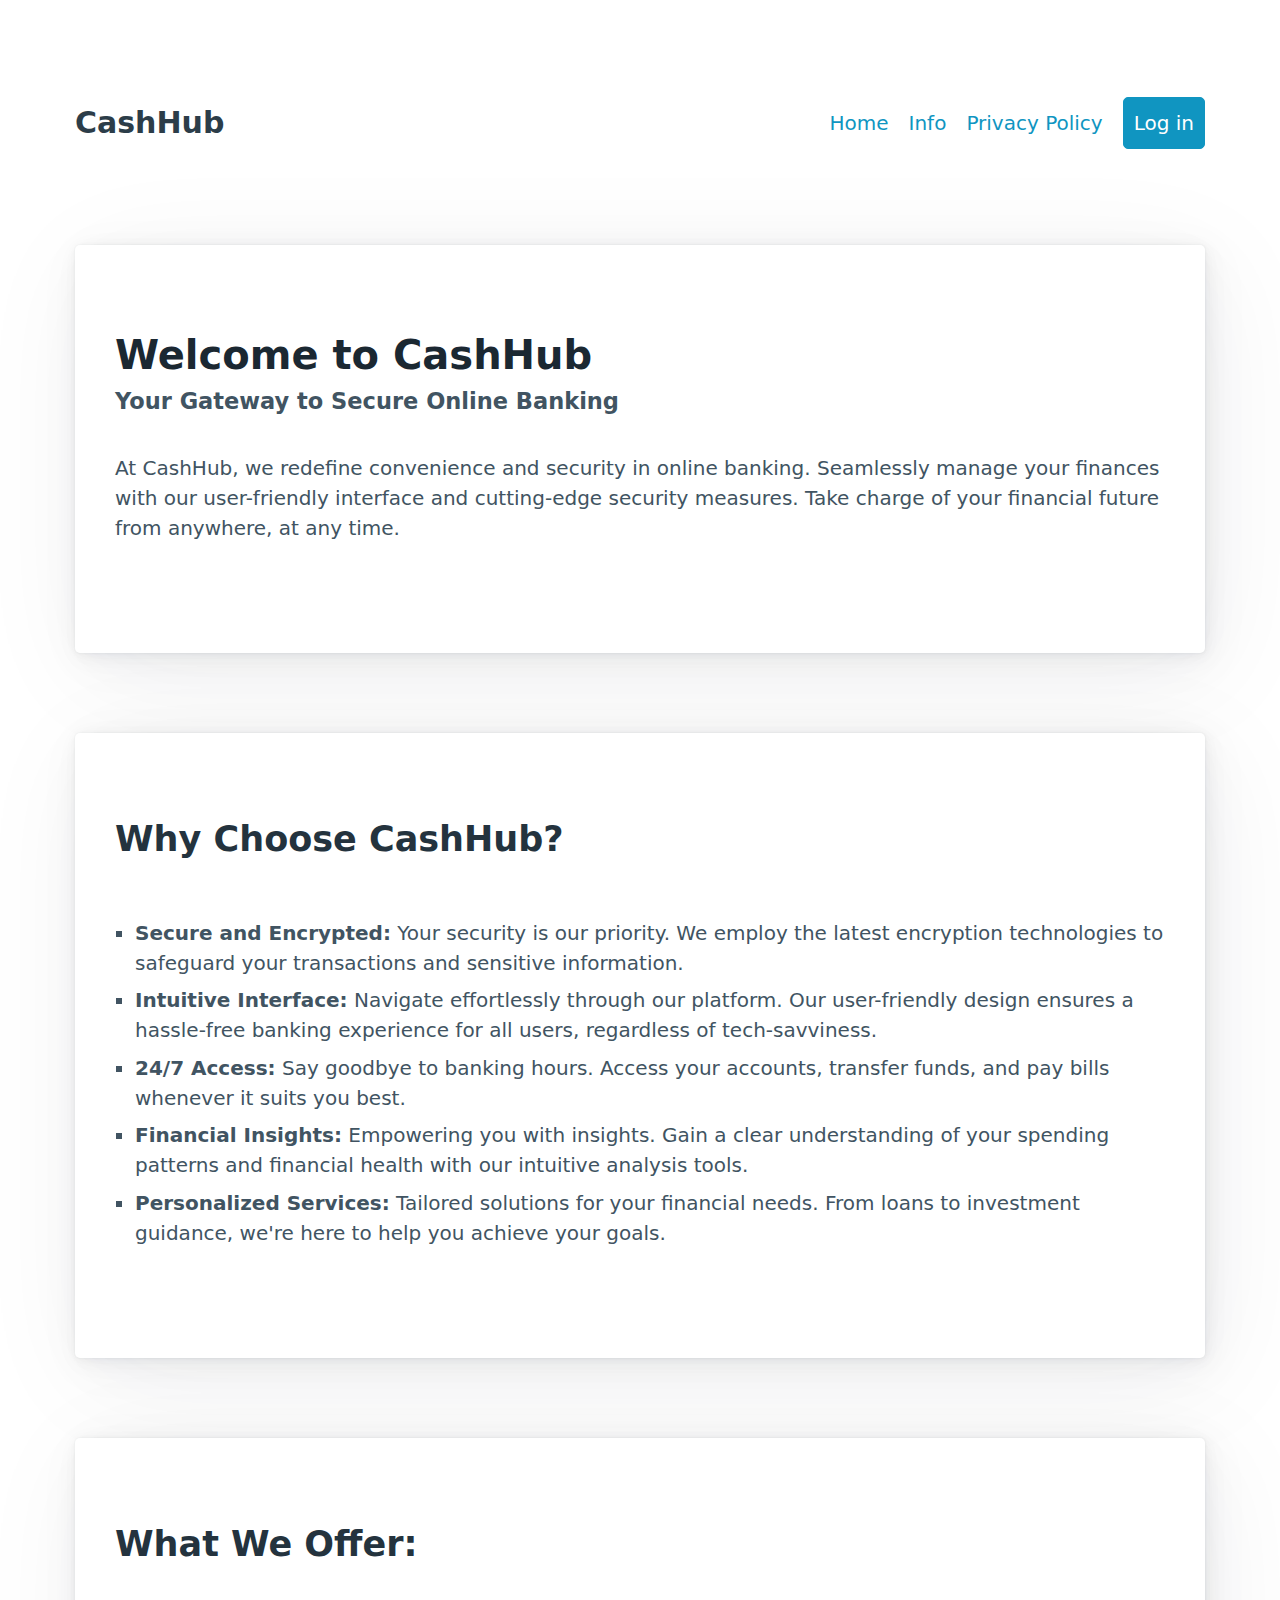
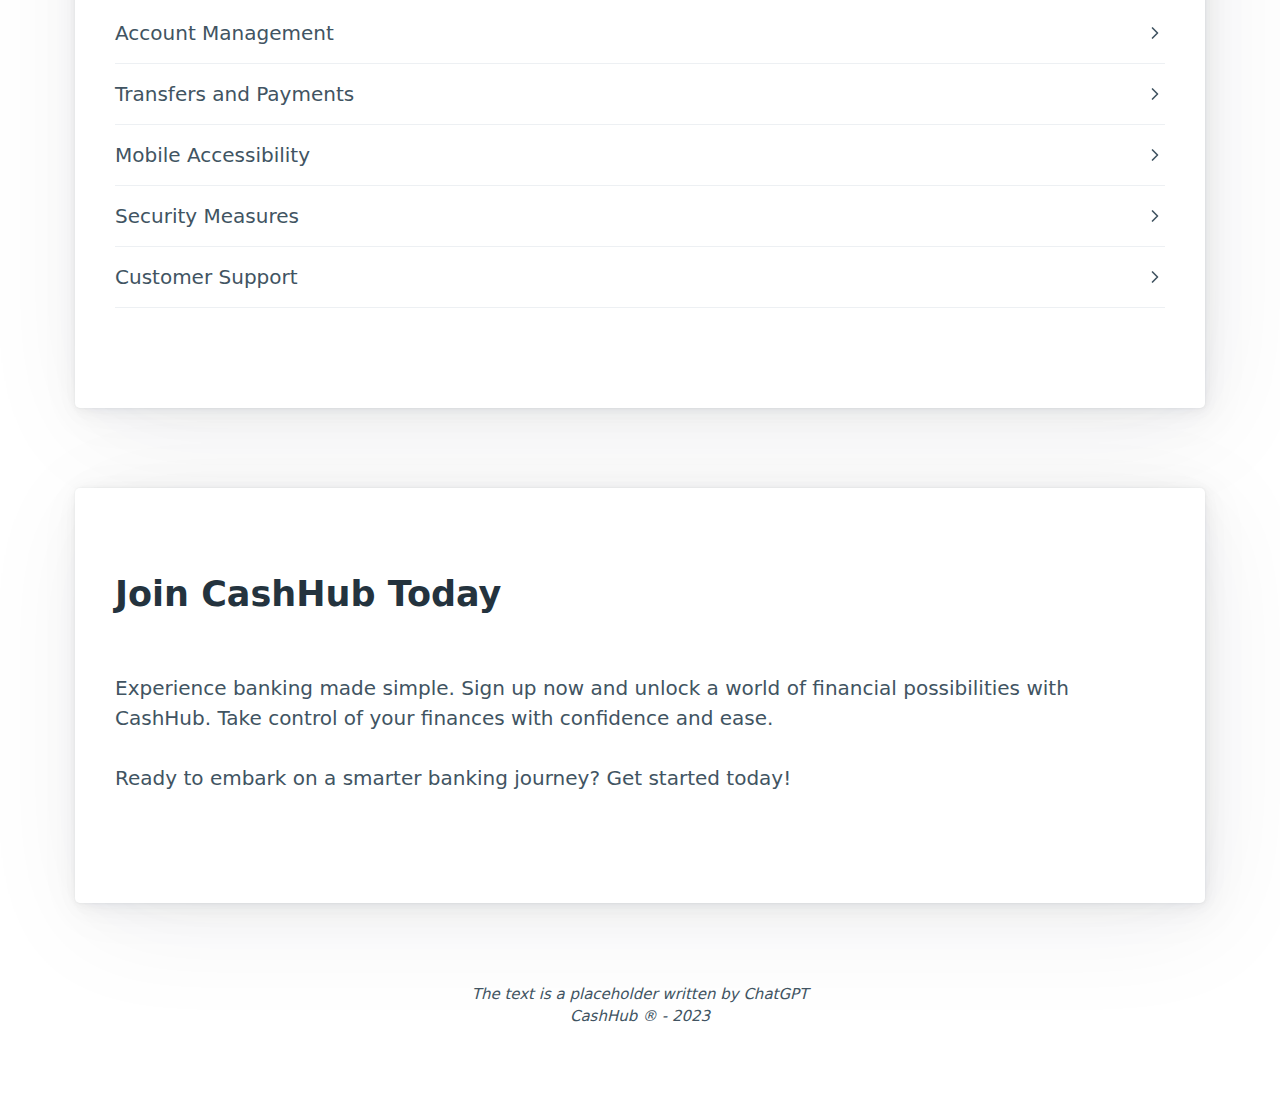
<file: app/wwwroot/index.html>
<!DOCTYPE html>
<html lang="en">
<head>
	<meta charset="utf-8">
	<meta name="viewport" content="width=device-width, initial-scale=1">
	<meta http-equiv="X-UA-Compatible" content="ie=edge">
	<link rel="stylesheet" href="css/picocss/pico.css" type="text/css">
	<link rel="stylesheet" href="css/style.css" type="text/css">

	<title>Hello world!</title>
</head>
<body>
	<main class="container">
		<nav>
			<ul>
				<li><a href="/"><h3>CashHub</h3></a></li>
			</ul>
			<ul>
				<li><a href="/">Home</a></li>
				<li><a href="/info.html">Info</a></li>
				<li><a href="/privacy.html">Privacy Policy</a></li>
				<li><a href="/login" role="button">Log in</a></li>
			</ul>
		</nav>

		<article>
			<h1>Welcome to CashHub</h1>
			<h5>Your Gateway to Secure Online Banking</h5>
			<p>
				At CashHub, we redefine convenience and security in online banking. Seamlessly manage your finances with our user-friendly interface and cutting-edge security measures. Take charge of your financial future from anywhere, at any time.
			</p>
		</article>
		
		<article>
			<h2>Why Choose CashHub?</h2>
			<ul>
				<li>
					<strong>Secure and Encrypted:</strong> Your security is our priority. We employ the latest encryption technologies to safeguard your transactions and sensitive information.
				</li>
				<li>
					<strong>Intuitive Interface:</strong> Navigate effortlessly through our platform. Our user-friendly design ensures a hassle-free banking experience for all users, regardless of tech-savviness.
				</li>
				<li>
					<strong>24/7 Access:</strong> Say goodbye to banking hours. Access your accounts, transfer funds, and pay bills whenever it suits you best.
				</li>
				<li>
					<strong>Financial Insights:</strong> Empowering you with insights. Gain a clear understanding of your spending patterns and financial health with our intuitive analysis tools.
				</li>
				<li>
					<strong>Personalized Services:</strong> Tailored solutions for your financial needs. From loans to investment guidance, we're here to help you achieve your goals.
				</li>
			</ul>
		</article>
		
		<article>
			<h2>What We Offer:</h2>
			<details>
				<summary>Account Management</summary>
				<p>
					Take complete control of your finances with CashHub's comprehensive account management tools. View all your accounts in one place, monitor balances, review transaction histories, and set up personalized alerts. Simplify your financial overview with customizable categories and tags to track your spending effortlessly.
				</p>
			</details>
			
			<details>
				<summary>Transfers and Payments</summary>
				<p>
					Seamlessly move money between accounts or send payments securely. Set up recurring payments for bills or subscriptions and schedule future transactions. Every transaction is encrypted and protected for your peace of mind.
				</p>
			</details>
			
			<details>
				<summary>Mobile Accessibility</summary>
				<p>
					Carry your bank in your pocket with CashHub's mobile app. Access all banking features on-the-go, from transferring funds to depositing checks using your smartphone's camera. The app's intuitive design ensures a seamless experience, allowing you to manage your finances anytime, anywhere.
				</p>
			</details>
			
			<details>
				<summary>Security Measures</summary>
				<p>
					Your security is paramount. CashHub employs state-of-the-art security measures, including end-to-end encryption, multi-factor authentication, and regular security audits to protect your sensitive financial information. Rest easy knowing that your data and transactions are shielded from unauthorized access.
				</p>
			</details>
			
			<details>
				<summary>Customer Support</summary>
				<p>
					Experience exceptional customer service with our dedicated support team. Our knowledgeable representatives are available via phone, email, or live chat to provide prompt and personalized assistance. Whether it's inquiries about transactions or guidance on financial products, we're here to help.
				</p>
			</details>
		</article>
		
		<article>
			<h2>Join CashHub Today</h2>
			<p>
				Experience banking made simple. Sign up now and unlock a world of financial possibilities with CashHub. Take control of your finances with confidence and ease.
			</p>
			
			<p>
				Ready to embark on a smarter banking journey? Get started today!
			</p>
		</article>
		
		<footer>
			<i>The text is a placeholder written by ChatGPT</i>
			<br>
			<i>CashHub &reg; - 2023</i>
		</footer>
	</main>
</body>
</html>
</file>
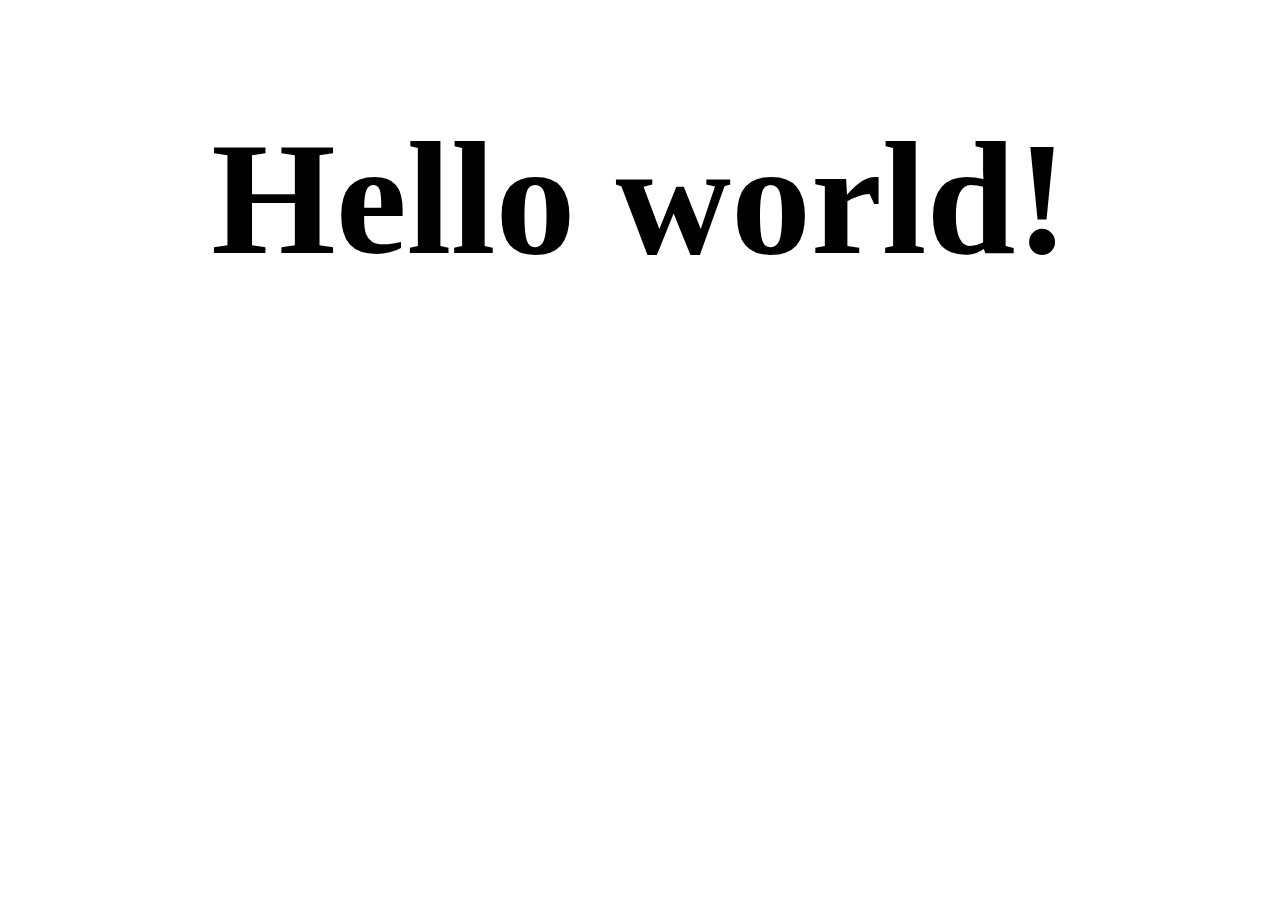
<file: wwwroot/test.html>
<!DOCTYPE html>
<html lang="en">
<head>
	<title>Hello world!</title>
	<link rel="stylesheet" href="css/style.css" type="text/css">
	<meta http-equiv="X-UA-Compatible" content="ie=edge">
</head>
<body>
	<h1 id="test">Hello world!</h1>
</body>
</html>
</file>
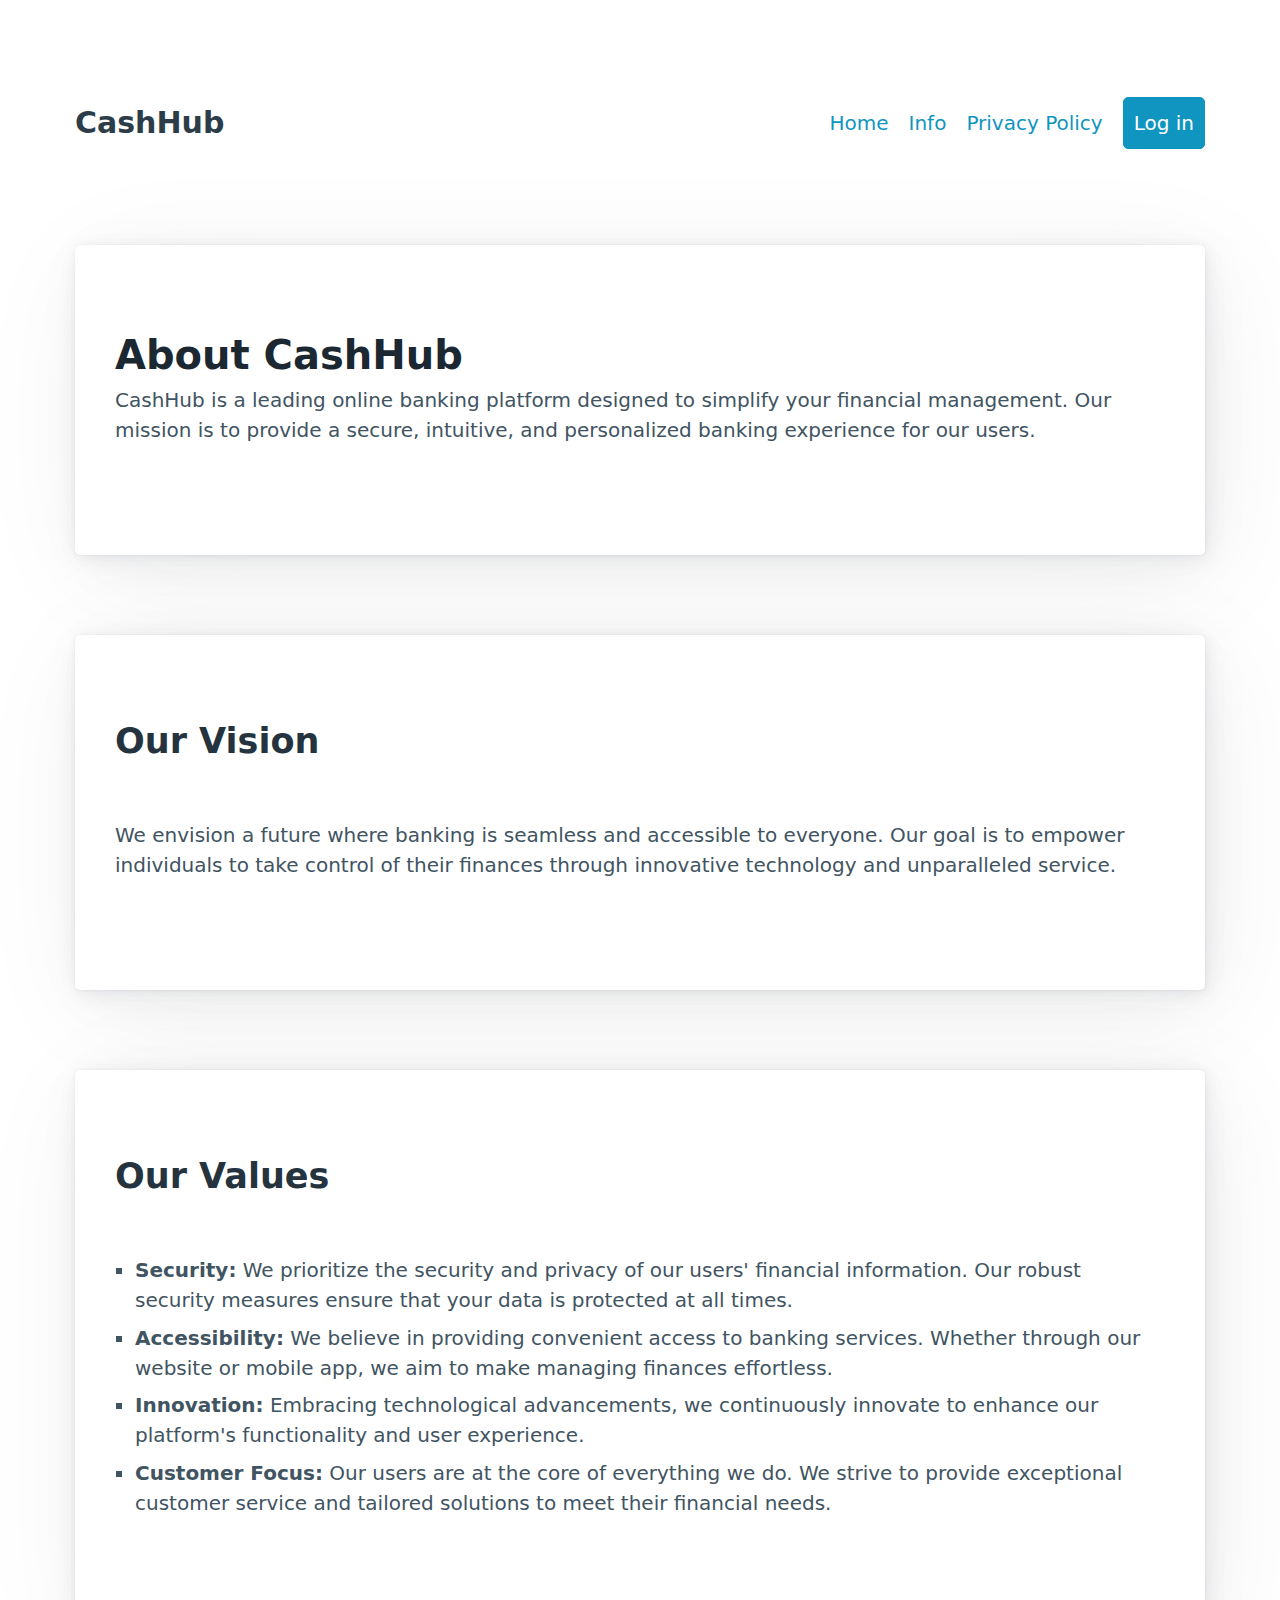
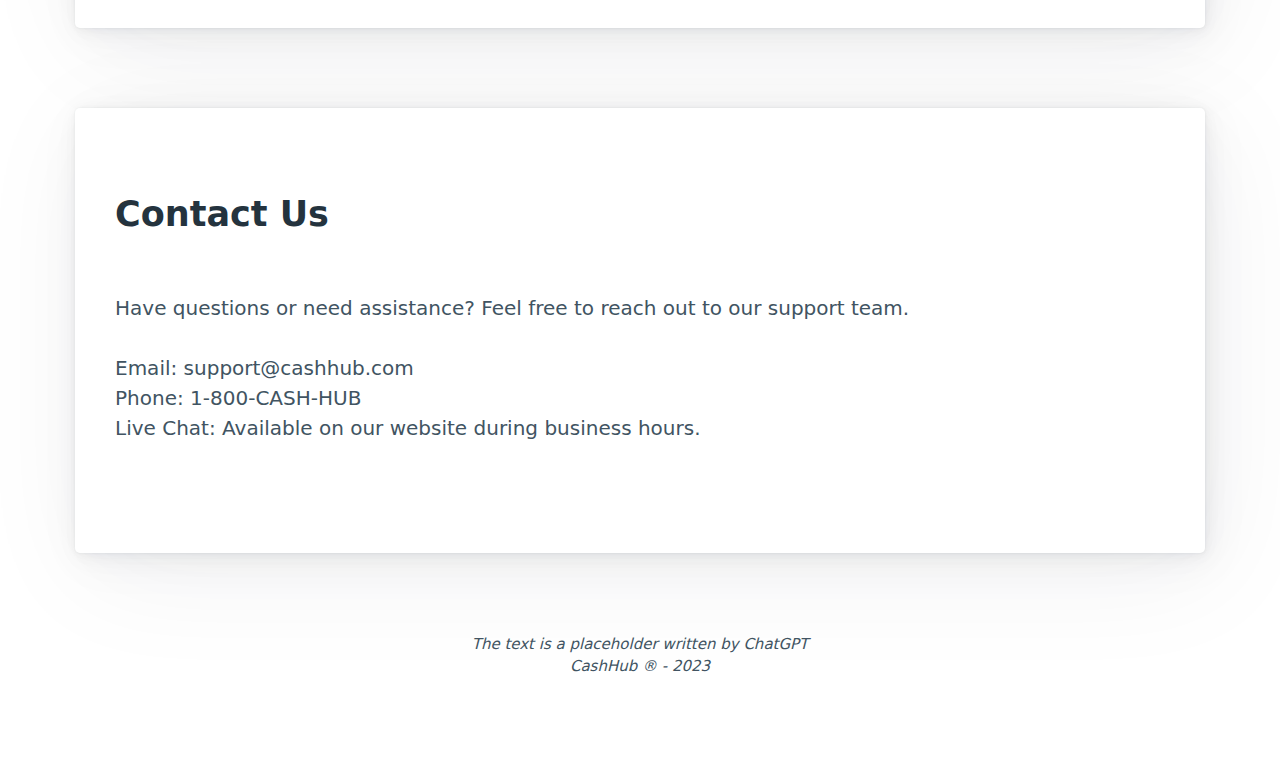
<file: app/wwwroot/info.html>
<!DOCTYPE html>
<html lang="en">
<head>
	<meta charset="utf-8">
	<meta name="viewport" content="width=device-width, initial-scale=1">
	<meta http-equiv="X-UA-Compatible" content="ie=edge">
	<link rel="stylesheet" href="css/picocss/pico.css" type="text/css">
	<link rel="stylesheet" href="css/style.css" type="text/css">

	<title>Hello world!</title>
</head>
<body>
	<main class="container">
		<nav>
			<ul>
				<li><a href="/"><h3>CashHub</h3></a></li>
			</ul>
			<ul>
				<li><a href="/">Home</a></li>
				<li><a href="/info.html">Info</a></li>
				<li><a href="/privacy.html">Privacy Policy</a></li>
				<li><a href="/login" role="button">Log in</a></li>
			</ul>
		</nav>

		<article>
			<h1>About CashHub</h1>
			<p>
				CashHub is a leading online banking platform designed to simplify your financial management. Our mission is to provide a secure, intuitive, and personalized banking experience for our users.
			</p>
		</article>
			
		<article>
			<h2>Our Vision</h2>
			<p>
				We envision a future where banking is seamless and accessible to everyone. Our goal is to empower individuals to take control of their finances through innovative technology and unparalleled service.
			</p>
		</article>
			
		<article>
			<h2>Our Values</h2>
			<ul>
				<li>
					<strong>Security:</strong> We prioritize the security and privacy of our users' financial information. Our robust security measures ensure that your data is protected at all times.
				</li>
				<li>
					<strong>Accessibility:</strong> We believe in providing convenient access to banking services. Whether through our website or mobile app, we aim to make managing finances effortless.
				</li>
				<li>
					<strong>Innovation:</strong> Embracing technological advancements, we continuously innovate to enhance our platform's functionality and user experience.
				</li>
				<li>
					<strong>Customer Focus:</strong> Our users are at the core of everything we do. We strive to provide exceptional customer service and tailored solutions to meet their financial needs.
				</li>
			</ul>
		</article>
			
		<article>
			<h2>Contact Us</h2>
			<p>
				Have questions or need assistance? Feel free to reach out to our support team.
			</p>
			<p>
				Email: support@cashhub.com<br>
				Phone: 1-800-CASH-HUB<br>
				Live Chat: Available on our website during business hours.
			</p>
		</article>
		
		<footer>
			<i>The text is a placeholder written by ChatGPT</i>
			<br>
			<i>CashHub &reg; - 2023</i>
		</footer>
	</main>
</body>
</html>
</file>
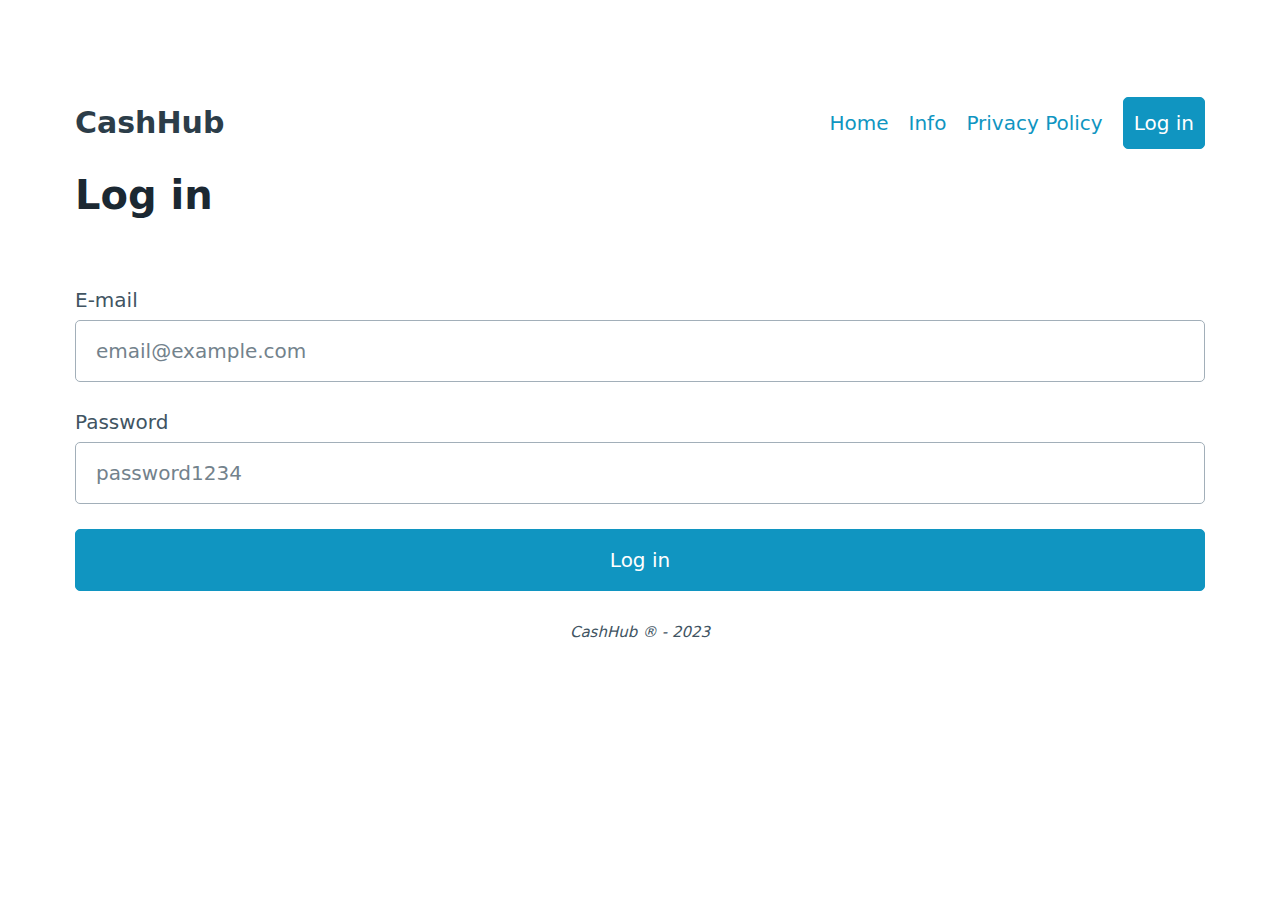
<file: app/wwwroot/login.html>
<!DOCTYPE html>
<html lang="en">
<head>
    <meta charset="utf-8">
    <meta name="viewport" content="width=device-width, initial-scale=1">
    <meta http-equiv="X-UA-Compatible" content="ie=edge">
    <link rel="stylesheet" href="css/picocss/pico.css" type="text/css">
    <link rel="stylesheet" href="css/style.css" type="text/css">

    <title>Hello world!</title>
</head>
<body>
<main class="container">
    <nav>
        <ul>
            <li><a href="/"><h3>CashHub</h3></a></li>
        </ul>
        <ul>
            <li><a href="/">Home</a></li>
            <li><a href="/info.html">Info</a></li>
            <li><a href="/privacy.html">Privacy Policy</a></li>
            <li><a href="/login" role="button">Log in</a></li>
        </ul>
    </nav>

    <h1>Log in</h1>
    <form method="post" action="/user/login">
        <label for="email">
            E-mail
            <input id="email" name="email" type="email" placeholder="email@example.com" required>
        </label>

        <label for="password">
            Password
            <input id="password" name="password" type="password" placeholder="password1234" required>
        </label>

        <button type="submit">Log in</button>
    </form>

    <footer>
        <i>CashHub &reg; - 2023</i>
    </footer>
</main>
</body>
</html>
</file>
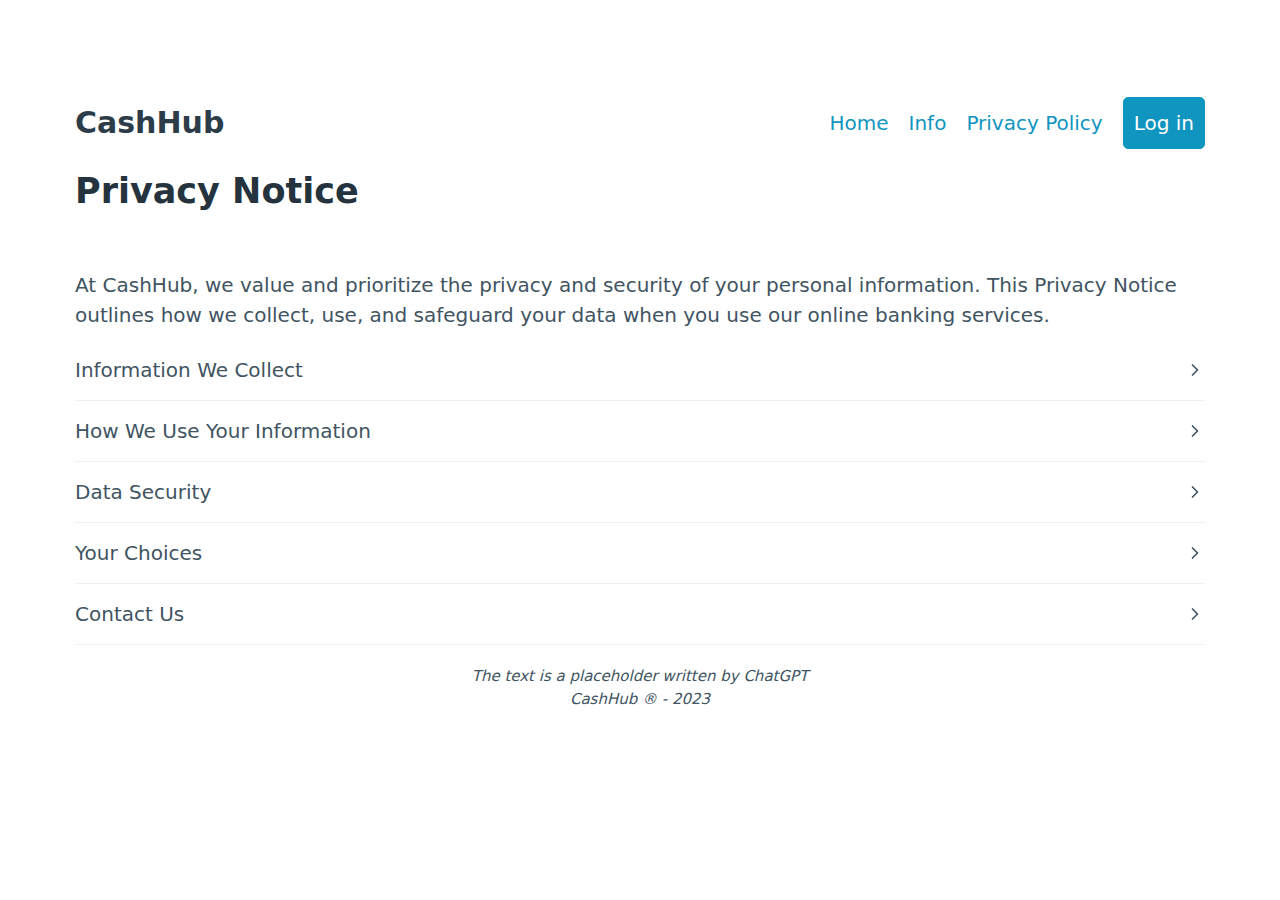
<file: app/wwwroot/privacy.html>
<!DOCTYPE html>
<html lang="en">
<head>
	<meta charset="utf-8">
	<meta name="viewport" content="width=device-width, initial-scale=1">
	<meta http-equiv="X-UA-Compatible" content="ie=edge">
	<link rel="stylesheet" href="css/picocss/pico.css" type="text/css">
	<link rel="stylesheet" href="css/style.css" type="text/css">

	<title>Hello world!</title>
</head>
<body>
	<main class="container">
		<nav>
			<ul>
				<li><a href="/"><h3>CashHub</h3></a></li>
			</ul>
			<ul>
				<li><a href="/">Home</a></li>
				<li><a href="/info.html">Info</a></li>
				<li><a href="/privacy.html">Privacy Policy</a></li>
				<li><a href="/login" role="button">Log in</a></li>
			</ul>
		</nav>

		<h2>Privacy Notice</h2>
		<p>
			At CashHub, we value and prioritize the privacy and security of your personal information. This Privacy Notice outlines how we collect, use, and safeguard your data when you use our online banking services.
		</p>
		
		<details>
			<summary>Information We Collect</summary>
			<p>
				We collect personal information such as your name, contact details, account information, and transaction history to provide and improve our services. We may also gather information through cookies and similar technologies to enhance your browsing experience.
			</p>
		</details>
		
		<details>
			<summary>How We Use Your Information</summary>
			<p>
				Your information is used to facilitate transactions, personalize your experience, and ensure the security of your accounts. We do not sell or share your information with third parties for marketing purposes without your explicit consent.
			</p>
		</details>
		
		<details>
			<summary>Data Security</summary>
			<p>
				We implement industry-standard security measures to protect your data from unauthorized access, alteration, or disclosure. Your information is encrypted and stored securely to maintain confidentiality.
			</p>
		</details>
		
		<details>
			<summary>Your Choices</summary>
			<p>
				You have the right to review, update, or delete your personal information. You can manage your preferences and privacy settings within your CashHub account settings.
			</p>
		</details>
		
		<details>
			<summary>Contact Us</summary>
			<p>
				If you have any questions or concerns regarding your privacy or this Privacy Notice, please contact us at privacy@cashhub.com.
			</p>
		</details>		

		<footer>
			<i>The text is a placeholder written by ChatGPT</i>
			<br>
			<i>CashHub &reg; - 2023</i>
		</footer>
	</main>
</body>
</html>
</file>
<file: app/wwwroot/css/picocss/pico.css>
@charset "UTF-8";
/*!
 * Pico CSS v1.5.10 (https://picocss.com)
 * Copyright 2019-2023 - Licensed under MIT
 */
/**
 * Theme: default
 */
:root {
  --font-family: system-ui, -apple-system, "Segoe UI", "Roboto", "Ubuntu",
    "Cantarell", "Noto Sans", sans-serif, "Apple Color Emoji", "Segoe UI Emoji",
    "Segoe UI Symbol", "Noto Color Emoji";
  --line-height: 1.5;
  --font-weight: 400;
  --font-size: 16px;
  --border-radius: 0.25rem;
  --border-width: 1px;
  --outline-width: 3px;
  --spacing: 1rem;
  --typography-spacing-vertical: 1.5rem;
  --block-spacing-vertical: calc(var(--spacing) * 2);
  --block-spacing-horizontal: var(--spacing);
  --grid-spacing-vertical: 0;
  --grid-spacing-horizontal: var(--spacing);
  --form-element-spacing-vertical: 0.75rem;
  --form-element-spacing-horizontal: 1rem;
  --nav-element-spacing-vertical: 1rem;
  --nav-element-spacing-horizontal: 0.5rem;
  --nav-link-spacing-vertical: 0.5rem;
  --nav-link-spacing-horizontal: 0.5rem;
  --form-label-font-weight: var(--font-weight);
  --transition: 0.2s ease-in-out;
  --modal-overlay-backdrop-filter: blur(0.25rem);
}
@media (min-width: 576px) {
  :root {
    --font-size: 17px;
  }
}
@media (min-width: 768px) {
  :root {
    --font-size: 18px;
  }
}
@media (min-width: 992px) {
  :root {
    --font-size: 19px;
  }
}
@media (min-width: 1200px) {
  :root {
    --font-size: 20px;
  }
}

@media (min-width: 576px) {
  body > header,
  body > main,
  body > footer,
  section {
    --block-spacing-vertical: calc(var(--spacing) * 2.5);
  }
}
@media (min-width: 768px) {
  body > header,
  body > main,
  body > footer,
  section {
    --block-spacing-vertical: calc(var(--spacing) * 3);
  }
}
@media (min-width: 992px) {
  body > header,
  body > main,
  body > footer,
  section {
    --block-spacing-vertical: calc(var(--spacing) * 3.5);
  }
}
@media (min-width: 1200px) {
  body > header,
  body > main,
  body > footer,
  section {
    --block-spacing-vertical: calc(var(--spacing) * 4);
  }
}

@media (min-width: 576px) {
  article {
    --block-spacing-horizontal: calc(var(--spacing) * 1.25);
  }
}
@media (min-width: 768px) {
  article {
    --block-spacing-horizontal: calc(var(--spacing) * 1.5);
  }
}
@media (min-width: 992px) {
  article {
    --block-spacing-horizontal: calc(var(--spacing) * 1.75);
  }
}
@media (min-width: 1200px) {
  article {
    --block-spacing-horizontal: calc(var(--spacing) * 2);
  }
}

dialog > article {
  --block-spacing-vertical: calc(var(--spacing) * 2);
  --block-spacing-horizontal: var(--spacing);
}
@media (min-width: 576px) {
  dialog > article {
    --block-spacing-vertical: calc(var(--spacing) * 2.5);
    --block-spacing-horizontal: calc(var(--spacing) * 1.25);
  }
}
@media (min-width: 768px) {
  dialog > article {
    --block-spacing-vertical: calc(var(--spacing) * 3);
    --block-spacing-horizontal: calc(var(--spacing) * 1.5);
  }
}

a {
  --text-decoration: none;
}
a.secondary, a.contrast {
  --text-decoration: underline;
}

small {
  --font-size: 0.875em;
}

h1,
h2,
h3,
h4,
h5,
h6 {
  --font-weight: 700;
}

h1 {
  --font-size: 2rem;
  --typography-spacing-vertical: 3rem;
}

h2 {
  --font-size: 1.75rem;
  --typography-spacing-vertical: 2.625rem;
}

h3 {
  --font-size: 1.5rem;
  --typography-spacing-vertical: 2.25rem;
}

h4 {
  --font-size: 1.25rem;
  --typography-spacing-vertical: 1.874rem;
}

h5 {
  --font-size: 1.125rem;
  --typography-spacing-vertical: 1.6875rem;
}

[type=checkbox],
[type=radio] {
  --border-width: 2px;
}

[type=checkbox][role=switch] {
  --border-width: 3px;
}

thead th,
thead td,
tfoot th,
tfoot td {
  --border-width: 3px;
}

:not(thead, tfoot) > * > td {
  --font-size: 0.875em;
}

pre,
code,
kbd,
samp {
  --font-family: "Menlo", "Consolas", "Roboto Mono", "Ubuntu Monospace",
    "Noto Mono", "Oxygen Mono", "Liberation Mono", monospace,
    "Apple Color Emoji", "Segoe UI Emoji", "Segoe UI Symbol", "Noto Color Emoji";
}

kbd {
  --font-weight: bolder;
}

[data-theme=light],
:root:not([data-theme=dark]) {
  --background-color: #fff;
  --color: hsl(205, 20%, 32%);
  --h1-color: hsl(205, 30%, 15%);
  --h2-color: #24333e;
  --h3-color: hsl(205, 25%, 23%);
  --h4-color: #374956;
  --h5-color: hsl(205, 20%, 32%);
  --h6-color: #4d606d;
  --muted-color: hsl(205, 10%, 50%);
  --muted-border-color: hsl(205, 20%, 94%);
  --primary: hsl(195, 85%, 41%);
  --primary-hover: hsl(195, 90%, 32%);
  --primary-focus: rgba(16, 149, 193, 0.125);
  --primary-inverse: #fff;
  --secondary: hsl(205, 15%, 41%);
  --secondary-hover: hsl(205, 20%, 32%);
  --secondary-focus: rgba(89, 107, 120, 0.125);
  --secondary-inverse: #fff;
  --contrast: hsl(205, 30%, 15%);
  --contrast-hover: #000;
  --contrast-focus: rgba(89, 107, 120, 0.125);
  --contrast-inverse: #fff;
  --mark-background-color: #fff2ca;
  --mark-color: #543a26;
  --ins-color: #388e3c;
  --del-color: #c62828;
  --blockquote-border-color: var(--muted-border-color);
  --blockquote-footer-color: var(--muted-color);
  --button-box-shadow: 0 0 0 rgba(0, 0, 0, 0);
  --button-hover-box-shadow: 0 0 0 rgba(0, 0, 0, 0);
  --form-element-background-color: transparent;
  --form-element-border-color: hsl(205, 14%, 68%);
  --form-element-color: var(--color);
  --form-element-placeholder-color: var(--muted-color);
  --form-element-active-background-color: transparent;
  --form-element-active-border-color: var(--primary);
  --form-element-focus-color: var(--primary-focus);
  --form-element-disabled-background-color: hsl(205, 18%, 86%);
  --form-element-disabled-border-color: hsl(205, 14%, 68%);
  --form-element-disabled-opacity: 0.5;
  --form-element-invalid-border-color: #c62828;
  --form-element-invalid-active-border-color: #d32f2f;
  --form-element-invalid-focus-color: rgba(211, 47, 47, 0.125);
  --form-element-valid-border-color: #388e3c;
  --form-element-valid-active-border-color: #43a047;
  --form-element-valid-focus-color: rgba(67, 160, 71, 0.125);
  --switch-background-color: hsl(205, 16%, 77%);
  --switch-color: var(--primary-inverse);
  --switch-checked-background-color: var(--primary);
  --range-border-color: hsl(205, 18%, 86%);
  --range-active-border-color: hsl(205, 16%, 77%);
  --range-thumb-border-color: var(--background-color);
  --range-thumb-color: var(--secondary);
  --range-thumb-hover-color: var(--secondary-hover);
  --range-thumb-active-color: var(--primary);
  --table-border-color: var(--muted-border-color);
  --table-row-stripped-background-color: #f6f8f9;
  --code-background-color: hsl(205, 20%, 94%);
  --code-color: var(--muted-color);
  --code-kbd-background-color: var(--contrast);
  --code-kbd-color: var(--contrast-inverse);
  --code-tag-color: hsl(330, 40%, 50%);
  --code-property-color: hsl(185, 40%, 40%);
  --code-value-color: hsl(40, 20%, 50%);
  --code-comment-color: hsl(205, 14%, 68%);
  --accordion-border-color: var(--muted-border-color);
  --accordion-close-summary-color: var(--color);
  --accordion-open-summary-color: var(--muted-color);
  --card-background-color: var(--background-color);
  --card-border-color: var(--muted-border-color);
  --card-box-shadow:
    0.0145rem 0.029rem 0.174rem rgba(27, 40, 50, 0.01698),
    0.0335rem 0.067rem 0.402rem rgba(27, 40, 50, 0.024),
    0.0625rem 0.125rem 0.75rem rgba(27, 40, 50, 0.03),
    0.1125rem 0.225rem 1.35rem rgba(27, 40, 50, 0.036),
    0.2085rem 0.417rem 2.502rem rgba(27, 40, 50, 0.04302),
    0.5rem 1rem 6rem rgba(27, 40, 50, 0.06),
    0 0 0 0.0625rem rgba(27, 40, 50, 0.015);
  --card-sectionning-background-color: #fbfbfc;
  --dropdown-background-color: #fbfbfc;
  --dropdown-border-color: #e1e6eb;
  --dropdown-box-shadow: var(--card-box-shadow);
  --dropdown-color: var(--color);
  --dropdown-hover-background-color: hsl(205, 20%, 94%);
  --modal-overlay-background-color: rgba(213, 220, 226, 0.7);
  --progress-background-color: hsl(205, 18%, 86%);
  --progress-color: var(--primary);
  --loading-spinner-opacity: 0.5;
  --tooltip-background-color: var(--contrast);
  --tooltip-color: var(--contrast-inverse);
  --icon-checkbox: url("data:image/svg+xml,%3Csvg xmlns='http://www.w3.org/2000/svg' width='24' height='24' viewBox='0 0 24 24' fill='none' stroke='rgb(255, 255, 255)' stroke-width='4' stroke-linecap='round' stroke-linejoin='round'%3E%3Cpolyline points='20 6 9 17 4 12'%3E%3C/polyline%3E%3C/svg%3E");
  --icon-chevron: url("data:image/svg+xml,%3Csvg xmlns='http://www.w3.org/2000/svg' width='24' height='24' viewBox='0 0 24 24' fill='none' stroke='rgb(65, 84, 98)' stroke-width='2' stroke-linecap='round' stroke-linejoin='round'%3E%3Cpolyline points='6 9 12 15 18 9'%3E%3C/polyline%3E%3C/svg%3E");
  --icon-chevron-button: url("data:image/svg+xml,%3Csvg xmlns='http://www.w3.org/2000/svg' width='24' height='24' viewBox='0 0 24 24' fill='none' stroke='rgb(255, 255, 255)' stroke-width='2' stroke-linecap='round' stroke-linejoin='round'%3E%3Cpolyline points='6 9 12 15 18 9'%3E%3C/polyline%3E%3C/svg%3E");
  --icon-chevron-button-inverse: url("data:image/svg+xml,%3Csvg xmlns='http://www.w3.org/2000/svg' width='24' height='24' viewBox='0 0 24 24' fill='none' stroke='rgb(255, 255, 255)' stroke-width='2' stroke-linecap='round' stroke-linejoin='round'%3E%3Cpolyline points='6 9 12 15 18 9'%3E%3C/polyline%3E%3C/svg%3E");
  --icon-close: url("data:image/svg+xml,%3Csvg xmlns='http://www.w3.org/2000/svg' width='24' height='24' viewBox='0 0 24 24' fill='none' stroke='rgb(115, 130, 140)' stroke-width='4' stroke-linecap='round' stroke-linejoin='round'%3E%3Cline x1='18' y1='6' x2='6' y2='18'%3E%3C/line%3E%3Cline x1='6' y1='6' x2='18' y2='18'%3E%3C/line%3E%3C/svg%3E");
  --icon-date: url("data:image/svg+xml,%3Csvg xmlns='http://www.w3.org/2000/svg' width='24' height='24' viewBox='0 0 24 24' fill='none' stroke='rgb(65, 84, 98)' stroke-width='2' stroke-linecap='round' stroke-linejoin='round'%3E%3Crect x='3' y='4' width='18' height='18' rx='2' ry='2'%3E%3C/rect%3E%3Cline x1='16' y1='2' x2='16' y2='6'%3E%3C/line%3E%3Cline x1='8' y1='2' x2='8' y2='6'%3E%3C/line%3E%3Cline x1='3' y1='10' x2='21' y2='10'%3E%3C/line%3E%3C/svg%3E");
  --icon-invalid: url("data:image/svg+xml,%3Csvg xmlns='http://www.w3.org/2000/svg' width='24' height='24' viewBox='0 0 24 24' fill='none' stroke='rgb(198, 40, 40)' stroke-width='2' stroke-linecap='round' stroke-linejoin='round'%3E%3Ccircle cx='12' cy='12' r='10'%3E%3C/circle%3E%3Cline x1='12' y1='8' x2='12' y2='12'%3E%3C/line%3E%3Cline x1='12' y1='16' x2='12.01' y2='16'%3E%3C/line%3E%3C/svg%3E");
  --icon-minus: url("data:image/svg+xml,%3Csvg xmlns='http://www.w3.org/2000/svg' width='24' height='24' viewBox='0 0 24 24' fill='none' stroke='rgb(255, 255, 255)' stroke-width='4' stroke-linecap='round' stroke-linejoin='round'%3E%3Cline x1='5' y1='12' x2='19' y2='12'%3E%3C/line%3E%3C/svg%3E");
  --icon-search: url("data:image/svg+xml,%3Csvg xmlns='http://www.w3.org/2000/svg' width='24' height='24' viewBox='0 0 24 24' fill='none' stroke='rgb(65, 84, 98)' stroke-width='2' stroke-linecap='round' stroke-linejoin='round'%3E%3Ccircle cx='11' cy='11' r='8'%3E%3C/circle%3E%3Cline x1='21' y1='21' x2='16.65' y2='16.65'%3E%3C/line%3E%3C/svg%3E");
  --icon-time: url("data:image/svg+xml,%3Csvg xmlns='http://www.w3.org/2000/svg' width='24' height='24' viewBox='0 0 24 24' fill='none' stroke='rgb(65, 84, 98)' stroke-width='2' stroke-linecap='round' stroke-linejoin='round'%3E%3Ccircle cx='12' cy='12' r='10'%3E%3C/circle%3E%3Cpolyline points='12 6 12 12 16 14'%3E%3C/polyline%3E%3C/svg%3E");
  --icon-valid: url("data:image/svg+xml,%3Csvg xmlns='http://www.w3.org/2000/svg' width='24' height='24' viewBox='0 0 24 24' fill='none' stroke='rgb(56, 142, 60)' stroke-width='3' stroke-linecap='round' stroke-linejoin='round'%3E%3Cpolyline points='20 6 9 17 4 12'%3E%3C/polyline%3E%3C/svg%3E");
  color-scheme: light;
}

@media only screen and (prefers-color-scheme: dark) {
  :root:not([data-theme]) {
    --background-color: #11191f;
    --color: hsl(205, 16%, 77%);
    --h1-color: hsl(205, 20%, 94%);
    --h2-color: #e1e6eb;
    --h3-color: hsl(205, 18%, 86%);
    --h4-color: #c8d1d8;
    --h5-color: hsl(205, 16%, 77%);
    --h6-color: #afbbc4;
    --muted-color: hsl(205, 10%, 50%);
    --muted-border-color: #1f2d38;
    --primary: hsl(195, 85%, 41%);
    --primary-hover: hsl(195, 80%, 50%);
    --primary-focus: rgba(16, 149, 193, 0.25);
    --primary-inverse: #fff;
    --secondary: hsl(205, 15%, 41%);
    --secondary-hover: hsl(205, 10%, 50%);
    --secondary-focus: rgba(115, 130, 140, 0.25);
    --secondary-inverse: #fff;
    --contrast: hsl(205, 20%, 94%);
    --contrast-hover: #fff;
    --contrast-focus: rgba(115, 130, 140, 0.25);
    --contrast-inverse: #000;
    --mark-background-color: #d1c284;
    --mark-color: #11191f;
    --ins-color: #388e3c;
    --del-color: #c62828;
    --blockquote-border-color: var(--muted-border-color);
    --blockquote-footer-color: var(--muted-color);
    --button-box-shadow: 0 0 0 rgba(0, 0, 0, 0);
    --button-hover-box-shadow: 0 0 0 rgba(0, 0, 0, 0);
    --form-element-background-color: #11191f;
    --form-element-border-color: #374956;
    --form-element-color: var(--color);
    --form-element-placeholder-color: var(--muted-color);
    --form-element-active-background-color: var(--form-element-background-color);
    --form-element-active-border-color: var(--primary);
    --form-element-focus-color: var(--primary-focus);
    --form-element-disabled-background-color: hsl(205, 25%, 23%);
    --form-element-disabled-border-color: hsl(205, 20%, 32%);
    --form-element-disabled-opacity: 0.5;
    --form-element-invalid-border-color: #b71c1c;
    --form-element-invalid-active-border-color: #c62828;
    --form-element-invalid-focus-color: rgba(198, 40, 40, 0.25);
    --form-element-valid-border-color: #2e7d32;
    --form-element-valid-active-border-color: #388e3c;
    --form-element-valid-focus-color: rgba(56, 142, 60, 0.25);
    --switch-background-color: #374956;
    --switch-color: var(--primary-inverse);
    --switch-checked-background-color: var(--primary);
    --range-border-color: #24333e;
    --range-active-border-color: hsl(205, 25%, 23%);
    --range-thumb-border-color: var(--background-color);
    --range-thumb-color: var(--secondary);
    --range-thumb-hover-color: var(--secondary-hover);
    --range-thumb-active-color: var(--primary);
    --table-border-color: var(--muted-border-color);
    --table-row-stripped-background-color: rgba(115, 130, 140, 0.05);
    --code-background-color: #18232c;
    --code-color: var(--muted-color);
    --code-kbd-background-color: var(--contrast);
    --code-kbd-color: var(--contrast-inverse);
    --code-tag-color: hsl(330, 30%, 50%);
    --code-property-color: hsl(185, 30%, 50%);
    --code-value-color: hsl(40, 10%, 50%);
    --code-comment-color: #4d606d;
    --accordion-border-color: var(--muted-border-color);
    --accordion-active-summary-color: var(--primary);
    --accordion-close-summary-color: var(--color);
    --accordion-open-summary-color: var(--muted-color);
    --card-background-color: #141e26;
    --card-border-color: var(--card-background-color);
    --card-box-shadow:
      0.0145rem 0.029rem 0.174rem rgba(0, 0, 0, 0.01698),
      0.0335rem 0.067rem 0.402rem rgba(0, 0, 0, 0.024),
      0.0625rem 0.125rem 0.75rem rgba(0, 0, 0, 0.03),
      0.1125rem 0.225rem 1.35rem rgba(0, 0, 0, 0.036),
      0.2085rem 0.417rem 2.502rem rgba(0, 0, 0, 0.04302),
      0.5rem 1rem 6rem rgba(0, 0, 0, 0.06),
      0 0 0 0.0625rem rgba(0, 0, 0, 0.015);
    --card-sectionning-background-color: #18232c;
    --dropdown-background-color: hsl(205, 30%, 15%);
    --dropdown-border-color: #24333e;
    --dropdown-box-shadow: var(--card-box-shadow);
    --dropdown-color: var(--color);
    --dropdown-hover-background-color: rgba(36, 51, 62, 0.75);
    --modal-overlay-background-color: rgba(36, 51, 62, 0.8);
    --progress-background-color: #24333e;
    --progress-color: var(--primary);
    --loading-spinner-opacity: 0.5;
    --tooltip-background-color: var(--contrast);
    --tooltip-color: var(--contrast-inverse);
    --icon-checkbox: url("data:image/svg+xml,%3Csvg xmlns='http://www.w3.org/2000/svg' width='24' height='24' viewBox='0 0 24 24' fill='none' stroke='rgb(255, 255, 255)' stroke-width='4' stroke-linecap='round' stroke-linejoin='round'%3E%3Cpolyline points='20 6 9 17 4 12'%3E%3C/polyline%3E%3C/svg%3E");
    --icon-chevron: url("data:image/svg+xml,%3Csvg xmlns='http://www.w3.org/2000/svg' width='24' height='24' viewBox='0 0 24 24' fill='none' stroke='rgb(162, 175, 185)' stroke-width='2' stroke-linecap='round' stroke-linejoin='round'%3E%3Cpolyline points='6 9 12 15 18 9'%3E%3C/polyline%3E%3C/svg%3E");
    --icon-chevron-button: url("data:image/svg+xml,%3Csvg xmlns='http://www.w3.org/2000/svg' width='24' height='24' viewBox='0 0 24 24' fill='none' stroke='rgb(255, 255, 255)' stroke-width='2' stroke-linecap='round' stroke-linejoin='round'%3E%3Cpolyline points='6 9 12 15 18 9'%3E%3C/polyline%3E%3C/svg%3E");
    --icon-chevron-button-inverse: url("data:image/svg+xml,%3Csvg xmlns='http://www.w3.org/2000/svg' width='24' height='24' viewBox='0 0 24 24' fill='none' stroke='rgb(0, 0, 0)' stroke-width='2' stroke-linecap='round' stroke-linejoin='round'%3E%3Cpolyline points='6 9 12 15 18 9'%3E%3C/polyline%3E%3C/svg%3E");
    --icon-close: url("data:image/svg+xml,%3Csvg xmlns='http://www.w3.org/2000/svg' width='24' height='24' viewBox='0 0 24 24' fill='none' stroke='rgb(115, 130, 140)' stroke-width='4' stroke-linecap='round' stroke-linejoin='round'%3E%3Cline x1='18' y1='6' x2='6' y2='18'%3E%3C/line%3E%3Cline x1='6' y1='6' x2='18' y2='18'%3E%3C/line%3E%3C/svg%3E");
    --icon-date: url("data:image/svg+xml,%3Csvg xmlns='http://www.w3.org/2000/svg' width='24' height='24' viewBox='0 0 24 24' fill='none' stroke='rgb(162, 175, 185)' stroke-width='2' stroke-linecap='round' stroke-linejoin='round'%3E%3Crect x='3' y='4' width='18' height='18' rx='2' ry='2'%3E%3C/rect%3E%3Cline x1='16' y1='2' x2='16' y2='6'%3E%3C/line%3E%3Cline x1='8' y1='2' x2='8' y2='6'%3E%3C/line%3E%3Cline x1='3' y1='10' x2='21' y2='10'%3E%3C/line%3E%3C/svg%3E");
    --icon-invalid: url("data:image/svg+xml,%3Csvg xmlns='http://www.w3.org/2000/svg' width='24' height='24' viewBox='0 0 24 24' fill='none' stroke='rgb(183, 28, 28)' stroke-width='2' stroke-linecap='round' stroke-linejoin='round'%3E%3Ccircle cx='12' cy='12' r='10'%3E%3C/circle%3E%3Cline x1='12' y1='8' x2='12' y2='12'%3E%3C/line%3E%3Cline x1='12' y1='16' x2='12.01' y2='16'%3E%3C/line%3E%3C/svg%3E");
    --icon-minus: url("data:image/svg+xml,%3Csvg xmlns='http://www.w3.org/2000/svg' width='24' height='24' viewBox='0 0 24 24' fill='none' stroke='rgb(255, 255, 255)' stroke-width='4' stroke-linecap='round' stroke-linejoin='round'%3E%3Cline x1='5' y1='12' x2='19' y2='12'%3E%3C/line%3E%3C/svg%3E");
    --icon-search: url("data:image/svg+xml,%3Csvg xmlns='http://www.w3.org/2000/svg' width='24' height='24' viewBox='0 0 24 24' fill='none' stroke='rgb(162, 175, 185)' stroke-width='2' stroke-linecap='round' stroke-linejoin='round'%3E%3Ccircle cx='11' cy='11' r='8'%3E%3C/circle%3E%3Cline x1='21' y1='21' x2='16.65' y2='16.65'%3E%3C/line%3E%3C/svg%3E");
    --icon-time: url("data:image/svg+xml,%3Csvg xmlns='http://www.w3.org/2000/svg' width='24' height='24' viewBox='0 0 24 24' fill='none' stroke='rgb(162, 175, 185)' stroke-width='2' stroke-linecap='round' stroke-linejoin='round'%3E%3Ccircle cx='12' cy='12' r='10'%3E%3C/circle%3E%3Cpolyline points='12 6 12 12 16 14'%3E%3C/polyline%3E%3C/svg%3E");
    --icon-valid: url("data:image/svg+xml,%3Csvg xmlns='http://www.w3.org/2000/svg' width='24' height='24' viewBox='0 0 24 24' fill='none' stroke='rgb(46, 125, 50)' stroke-width='3' stroke-linecap='round' stroke-linejoin='round'%3E%3Cpolyline points='20 6 9 17 4 12'%3E%3C/polyline%3E%3C/svg%3E");
    color-scheme: dark;
  }
}
[data-theme=dark] {
  --background-color: #11191f;
  --color: hsl(205, 16%, 77%);
  --h1-color: hsl(205, 20%, 94%);
  --h2-color: #e1e6eb;
  --h3-color: hsl(205, 18%, 86%);
  --h4-color: #c8d1d8;
  --h5-color: hsl(205, 16%, 77%);
  --h6-color: #afbbc4;
  --muted-color: hsl(205, 10%, 50%);
  --muted-border-color: #1f2d38;
  --primary: hsl(195, 85%, 41%);
  --primary-hover: hsl(195, 80%, 50%);
  --primary-focus: rgba(16, 149, 193, 0.25);
  --primary-inverse: #fff;
  --secondary: hsl(205, 15%, 41%);
  --secondary-hover: hsl(205, 10%, 50%);
  --secondary-focus: rgba(115, 130, 140, 0.25);
  --secondary-inverse: #fff;
  --contrast: hsl(205, 20%, 94%);
  --contrast-hover: #fff;
  --contrast-focus: rgba(115, 130, 140, 0.25);
  --contrast-inverse: #000;
  --mark-background-color: #d1c284;
  --mark-color: #11191f;
  --ins-color: #388e3c;
  --del-color: #c62828;
  --blockquote-border-color: var(--muted-border-color);
  --blockquote-footer-color: var(--muted-color);
  --button-box-shadow: 0 0 0 rgba(0, 0, 0, 0);
  --button-hover-box-shadow: 0 0 0 rgba(0, 0, 0, 0);
  --form-element-background-color: #11191f;
  --form-element-border-color: #374956;
  --form-element-color: var(--color);
  --form-element-placeholder-color: var(--muted-color);
  --form-element-active-background-color: var(--form-element-background-color);
  --form-element-active-border-color: var(--primary);
  --form-element-focus-color: var(--primary-focus);
  --form-element-disabled-background-color: hsl(205, 25%, 23%);
  --form-element-disabled-border-color: hsl(205, 20%, 32%);
  --form-element-disabled-opacity: 0.5;
  --form-element-invalid-border-color: #b71c1c;
  --form-element-invalid-active-border-color: #c62828;
  --form-element-invalid-focus-color: rgba(198, 40, 40, 0.25);
  --form-element-valid-border-color: #2e7d32;
  --form-element-valid-active-border-color: #388e3c;
  --form-element-valid-focus-color: rgba(56, 142, 60, 0.25);
  --switch-background-color: #374956;
  --switch-color: var(--primary-inverse);
  --switch-checked-background-color: var(--primary);
  --range-border-color: #24333e;
  --range-active-border-color: hsl(205, 25%, 23%);
  --range-thumb-border-color: var(--background-color);
  --range-thumb-color: var(--secondary);
  --range-thumb-hover-color: var(--secondary-hover);
  --range-thumb-active-color: var(--primary);
  --table-border-color: var(--muted-border-color);
  --table-row-stripped-background-color: rgba(115, 130, 140, 0.05);
  --code-background-color: #18232c;
  --code-color: var(--muted-color);
  --code-kbd-background-color: var(--contrast);
  --code-kbd-color: var(--contrast-inverse);
  --code-tag-color: hsl(330, 30%, 50%);
  --code-property-color: hsl(185, 30%, 50%);
  --code-value-color: hsl(40, 10%, 50%);
  --code-comment-color: #4d606d;
  --accordion-border-color: var(--muted-border-color);
  --accordion-active-summary-color: var(--primary);
  --accordion-close-summary-color: var(--color);
  --accordion-open-summary-color: var(--muted-color);
  --card-background-color: #141e26;
  --card-border-color: var(--card-background-color);
  --card-box-shadow:
    0.0145rem 0.029rem 0.174rem rgba(0, 0, 0, 0.01698),
    0.0335rem 0.067rem 0.402rem rgba(0, 0, 0, 0.024),
    0.0625rem 0.125rem 0.75rem rgba(0, 0, 0, 0.03),
    0.1125rem 0.225rem 1.35rem rgba(0, 0, 0, 0.036),
    0.2085rem 0.417rem 2.502rem rgba(0, 0, 0, 0.04302),
    0.5rem 1rem 6rem rgba(0, 0, 0, 0.06),
    0 0 0 0.0625rem rgba(0, 0, 0, 0.015);
  --card-sectionning-background-color: #18232c;
  --dropdown-background-color: hsl(205, 30%, 15%);
  --dropdown-border-color: #24333e;
  --dropdown-box-shadow: var(--card-box-shadow);
  --dropdown-color: var(--color);
  --dropdown-hover-background-color: rgba(36, 51, 62, 0.75);
  --modal-overlay-background-color: rgba(36, 51, 62, 0.8);
  --progress-background-color: #24333e;
  --progress-color: var(--primary);
  --loading-spinner-opacity: 0.5;
  --tooltip-background-color: var(--contrast);
  --tooltip-color: var(--contrast-inverse);
  --icon-checkbox: url("data:image/svg+xml,%3Csvg xmlns='http://www.w3.org/2000/svg' width='24' height='24' viewBox='0 0 24 24' fill='none' stroke='rgb(255, 255, 255)' stroke-width='4' stroke-linecap='round' stroke-linejoin='round'%3E%3Cpolyline points='20 6 9 17 4 12'%3E%3C/polyline%3E%3C/svg%3E");
  --icon-chevron: url("data:image/svg+xml,%3Csvg xmlns='http://www.w3.org/2000/svg' width='24' height='24' viewBox='0 0 24 24' fill='none' stroke='rgb(162, 175, 185)' stroke-width='2' stroke-linecap='round' stroke-linejoin='round'%3E%3Cpolyline points='6 9 12 15 18 9'%3E%3C/polyline%3E%3C/svg%3E");
  --icon-chevron-button: url("data:image/svg+xml,%3Csvg xmlns='http://www.w3.org/2000/svg' width='24' height='24' viewBox='0 0 24 24' fill='none' stroke='rgb(255, 255, 255)' stroke-width='2' stroke-linecap='round' stroke-linejoin='round'%3E%3Cpolyline points='6 9 12 15 18 9'%3E%3C/polyline%3E%3C/svg%3E");
  --icon-chevron-button-inverse: url("data:image/svg+xml,%3Csvg xmlns='http://www.w3.org/2000/svg' width='24' height='24' viewBox='0 0 24 24' fill='none' stroke='rgb(0, 0, 0)' stroke-width='2' stroke-linecap='round' stroke-linejoin='round'%3E%3Cpolyline points='6 9 12 15 18 9'%3E%3C/polyline%3E%3C/svg%3E");
  --icon-close: url("data:image/svg+xml,%3Csvg xmlns='http://www.w3.org/2000/svg' width='24' height='24' viewBox='0 0 24 24' fill='none' stroke='rgb(115, 130, 140)' stroke-width='4' stroke-linecap='round' stroke-linejoin='round'%3E%3Cline x1='18' y1='6' x2='6' y2='18'%3E%3C/line%3E%3Cline x1='6' y1='6' x2='18' y2='18'%3E%3C/line%3E%3C/svg%3E");
  --icon-date: url("data:image/svg+xml,%3Csvg xmlns='http://www.w3.org/2000/svg' width='24' height='24' viewBox='0 0 24 24' fill='none' stroke='rgb(162, 175, 185)' stroke-width='2' stroke-linecap='round' stroke-linejoin='round'%3E%3Crect x='3' y='4' width='18' height='18' rx='2' ry='2'%3E%3C/rect%3E%3Cline x1='16' y1='2' x2='16' y2='6'%3E%3C/line%3E%3Cline x1='8' y1='2' x2='8' y2='6'%3E%3C/line%3E%3Cline x1='3' y1='10' x2='21' y2='10'%3E%3C/line%3E%3C/svg%3E");
  --icon-invalid: url("data:image/svg+xml,%3Csvg xmlns='http://www.w3.org/2000/svg' width='24' height='24' viewBox='0 0 24 24' fill='none' stroke='rgb(183, 28, 28)' stroke-width='2' stroke-linecap='round' stroke-linejoin='round'%3E%3Ccircle cx='12' cy='12' r='10'%3E%3C/circle%3E%3Cline x1='12' y1='8' x2='12' y2='12'%3E%3C/line%3E%3Cline x1='12' y1='16' x2='12.01' y2='16'%3E%3C/line%3E%3C/svg%3E");
  --icon-minus: url("data:image/svg+xml,%3Csvg xmlns='http://www.w3.org/2000/svg' width='24' height='24' viewBox='0 0 24 24' fill='none' stroke='rgb(255, 255, 255)' stroke-width='4' stroke-linecap='round' stroke-linejoin='round'%3E%3Cline x1='5' y1='12' x2='19' y2='12'%3E%3C/line%3E%3C/svg%3E");
  --icon-search: url("data:image/svg+xml,%3Csvg xmlns='http://www.w3.org/2000/svg' width='24' height='24' viewBox='0 0 24 24' fill='none' stroke='rgb(162, 175, 185)' stroke-width='2' stroke-linecap='round' stroke-linejoin='round'%3E%3Ccircle cx='11' cy='11' r='8'%3E%3C/circle%3E%3Cline x1='21' y1='21' x2='16.65' y2='16.65'%3E%3C/line%3E%3C/svg%3E");
  --icon-time: url("data:image/svg+xml,%3Csvg xmlns='http://www.w3.org/2000/svg' width='24' height='24' viewBox='0 0 24 24' fill='none' stroke='rgb(162, 175, 185)' stroke-width='2' stroke-linecap='round' stroke-linejoin='round'%3E%3Ccircle cx='12' cy='12' r='10'%3E%3C/circle%3E%3Cpolyline points='12 6 12 12 16 14'%3E%3C/polyline%3E%3C/svg%3E");
  --icon-valid: url("data:image/svg+xml,%3Csvg xmlns='http://www.w3.org/2000/svg' width='24' height='24' viewBox='0 0 24 24' fill='none' stroke='rgb(46, 125, 50)' stroke-width='3' stroke-linecap='round' stroke-linejoin='round'%3E%3Cpolyline points='20 6 9 17 4 12'%3E%3C/polyline%3E%3C/svg%3E");
  color-scheme: dark;
}

progress,
[type=checkbox],
[type=radio],
[type=range] {
  accent-color: var(--primary);
}

/**
 * Document
 * Content-box & Responsive typography
 */
*,
*::before,
*::after {
  box-sizing: border-box;
  background-repeat: no-repeat;
}

::before,
::after {
  text-decoration: inherit;
  vertical-align: inherit;
}

:where(:root) {
  -webkit-tap-highlight-color: transparent;
  -webkit-text-size-adjust: 100%;
  -moz-text-size-adjust: 100%;
  text-size-adjust: 100%;
  background-color: var(--background-color);
  color: var(--color);
  font-weight: var(--font-weight);
  font-size: var(--font-size);
  line-height: var(--line-height);
  font-family: var(--font-family);
  text-rendering: optimizeLegibility;
  overflow-wrap: break-word;
  cursor: default;
  -moz-tab-size: 4;
  -o-tab-size: 4;
  tab-size: 4;
}

/**
 * Sectioning
 * Container and responsive spacings for header, main, footer
 */
main {
  display: block;
}

body {
  width: 100%;
  margin: 0;
}
body > header,
body > main,
body > footer {
  width: 100%;
  margin-right: auto;
  margin-left: auto;
  padding: var(--block-spacing-vertical) 0;
}

/**
* Container
*/
.container,
.container-fluid {
  width: 100%;
  margin-right: auto;
  margin-left: auto;
  padding-right: var(--spacing);
  padding-left: var(--spacing);
}

@media (min-width: 576px) {
  .container {
    max-width: 510px;
    padding-right: 0;
    padding-left: 0;
  }
}
@media (min-width: 768px) {
  .container {
    max-width: 700px;
  }
}
@media (min-width: 992px) {
  .container {
    max-width: 920px;
  }
}
@media (min-width: 1200px) {
  .container {
    max-width: 1130px;
  }
}

/**
 * Section
 * Responsive spacings for section
 */
section {
  margin-bottom: var(--block-spacing-vertical);
}

/**
* Grid
* Minimal grid system with auto-layout columns
*/
.grid {
  grid-column-gap: var(--grid-spacing-horizontal);
  grid-row-gap: var(--grid-spacing-vertical);
  display: grid;
  grid-template-columns: 1fr;
  margin: 0;
}
@media (min-width: 992px) {
  .grid {
    grid-template-columns: repeat(auto-fit, minmax(0%, 1fr));
  }
}
.grid > * {
  min-width: 0;
}

/**
 * Horizontal scroller (<figure>)
 */
figure {
  display: block;
  margin: 0;
  padding: 0;
  overflow-x: auto;
}
figure figcaption {
  padding: calc(var(--spacing) * 0.5) 0;
  color: var(--muted-color);
}

/**
 * Typography
 */
b,
strong {
  font-weight: bolder;
}

sub,
sup {
  position: relative;
  font-size: 0.75em;
  line-height: 0;
  vertical-align: baseline;
}

sub {
  bottom: -0.25em;
}

sup {
  top: -0.5em;
}

address,
blockquote,
dl,
figure,
form,
ol,
p,
pre,
table,
ul {
  margin-top: 0;
  margin-bottom: var(--typography-spacing-vertical);
  color: var(--color);
  font-style: normal;
  font-weight: var(--font-weight);
  font-size: var(--font-size);
}

a,
[role=link] {
  --color: var(--primary);
  --background-color: transparent;
  outline: none;
  background-color: var(--background-color);
  color: var(--color);
  -webkit-text-decoration: var(--text-decoration);
  text-decoration: var(--text-decoration);
  transition: background-color var(--transition), color var(--transition), box-shadow var(--transition), -webkit-text-decoration var(--transition);
  transition: background-color var(--transition), color var(--transition), text-decoration var(--transition), box-shadow var(--transition);
  transition: background-color var(--transition), color var(--transition), text-decoration var(--transition), box-shadow var(--transition), -webkit-text-decoration var(--transition);
}
a:is([aria-current], :hover, :active, :focus),
[role=link]:is([aria-current], :hover, :active, :focus) {
  --color: var(--primary-hover);
  --text-decoration: underline;
}
a:focus,
[role=link]:focus {
  --background-color: var(--primary-focus);
}
a.secondary,
[role=link].secondary {
  --color: var(--secondary);
}
a.secondary:is([aria-current], :hover, :active, :focus),
[role=link].secondary:is([aria-current], :hover, :active, :focus) {
  --color: var(--secondary-hover);
}
a.secondary:focus,
[role=link].secondary:focus {
  --background-color: var(--secondary-focus);
}
a.contrast,
[role=link].contrast {
  --color: var(--contrast);
}
a.contrast:is([aria-current], :hover, :active, :focus),
[role=link].contrast:is([aria-current], :hover, :active, :focus) {
  --color: var(--contrast-hover);
}
a.contrast:focus,
[role=link].contrast:focus {
  --background-color: var(--contrast-focus);
}

h1,
h2,
h3,
h4,
h5,
h6 {
  margin-top: 0;
  margin-bottom: var(--typography-spacing-vertical);
  color: var(--color);
  font-weight: var(--font-weight);
  font-size: var(--font-size);
  font-family: var(--font-family);
}

h1 {
  --color: var(--h1-color);
}

h2 {
  --color: var(--h2-color);
}

h3 {
  --color: var(--h3-color);
}

h4 {
  --color: var(--h4-color);
}

h5 {
  --color: var(--h5-color);
}

h6 {
  --color: var(--h6-color);
}

:where(address, blockquote, dl, figure, form, ol, p, pre, table, ul) ~ :is(h1, h2, h3, h4, h5, h6) {
  margin-top: var(--typography-spacing-vertical);
}

hgroup,
.headings {
  margin-bottom: var(--typography-spacing-vertical);
}
hgroup > *,
.headings > * {
  margin-bottom: 0;
}
hgroup > *:last-child,
.headings > *:last-child {
  --color: var(--muted-color);
  --font-weight: unset;
  font-size: 1rem;
  font-family: unset;
}

p {
  margin-bottom: var(--typography-spacing-vertical);
}

small {
  font-size: var(--font-size);
}

:where(dl, ol, ul) {
  padding-right: 0;
  padding-left: var(--spacing);
  -webkit-padding-start: var(--spacing);
  padding-inline-start: var(--spacing);
  -webkit-padding-end: 0;
  padding-inline-end: 0;
}
:where(dl, ol, ul) li {
  margin-bottom: calc(var(--typography-spacing-vertical) * 0.25);
}

:where(dl, ol, ul) :is(dl, ol, ul) {
  margin: 0;
  margin-top: calc(var(--typography-spacing-vertical) * 0.25);
}

ul li {
  list-style: square;
}

mark {
  padding: 0.125rem 0.25rem;
  background-color: var(--mark-background-color);
  color: var(--mark-color);
  vertical-align: baseline;
}

blockquote {
  display: block;
  margin: var(--typography-spacing-vertical) 0;
  padding: var(--spacing);
  border-right: none;
  border-left: 0.25rem solid var(--blockquote-border-color);
  -webkit-border-start: 0.25rem solid var(--blockquote-border-color);
  border-inline-start: 0.25rem solid var(--blockquote-border-color);
  -webkit-border-end: none;
  border-inline-end: none;
}
blockquote footer {
  margin-top: calc(var(--typography-spacing-vertical) * 0.5);
  color: var(--blockquote-footer-color);
}

abbr[title] {
  border-bottom: 1px dotted;
  text-decoration: none;
  cursor: help;
}

ins {
  color: var(--ins-color);
  text-decoration: none;
}

del {
  color: var(--del-color);
}

::-moz-selection {
  background-color: var(--primary-focus);
}

::selection {
  background-color: var(--primary-focus);
}

/**
 * Embedded content
 */
:where(audio, canvas, iframe, img, svg, video) {
  vertical-align: middle;
}

audio,
video {
  display: inline-block;
}

audio:not([controls]) {
  display: none;
  height: 0;
}

:where(iframe) {
  border-style: none;
}

img {
  max-width: 100%;
  height: auto;
  border-style: none;
}

:where(svg:not([fill])) {
  fill: currentColor;
}

svg:not(:root) {
  overflow: hidden;
}

/**
 * Button
 */
button {
  margin: 0;
  overflow: visible;
  font-family: inherit;
  text-transform: none;
}

button,
[type=button],
[type=reset],
[type=submit] {
  -webkit-appearance: button;
}

button {
  display: block;
  width: 100%;
  margin-bottom: var(--spacing);
}

[role=button] {
  display: inline-block;
  text-decoration: none;
}

button,
input[type=submit],
input[type=button],
input[type=reset],
[role=button] {
  --background-color: var(--primary);
  --border-color: var(--primary);
  --color: var(--primary-inverse);
  --box-shadow: var(--button-box-shadow, 0 0 0 rgba(0, 0, 0, 0));
  padding: var(--form-element-spacing-vertical) var(--form-element-spacing-horizontal);
  border: var(--border-width) solid var(--border-color);
  border-radius: var(--border-radius);
  outline: none;
  background-color: var(--background-color);
  box-shadow: var(--box-shadow);
  color: var(--color);
  font-weight: var(--font-weight);
  font-size: 1rem;
  line-height: var(--line-height);
  text-align: center;
  cursor: pointer;
  transition: background-color var(--transition), border-color var(--transition), color var(--transition), box-shadow var(--transition);
}
button:is([aria-current], :hover, :active, :focus),
input[type=submit]:is([aria-current], :hover, :active, :focus),
input[type=button]:is([aria-current], :hover, :active, :focus),
input[type=reset]:is([aria-current], :hover, :active, :focus),
[role=button]:is([aria-current], :hover, :active, :focus) {
  --background-color: var(--primary-hover);
  --border-color: var(--primary-hover);
  --box-shadow: var(--button-hover-box-shadow, 0 0 0 rgba(0, 0, 0, 0));
  --color: var(--primary-inverse);
}
button:focus,
input[type=submit]:focus,
input[type=button]:focus,
input[type=reset]:focus,
[role=button]:focus {
  --box-shadow: var(--button-hover-box-shadow, 0 0 0 rgba(0, 0, 0, 0)),
    0 0 0 var(--outline-width) var(--primary-focus);
}

:is(button, input[type=submit], input[type=button], [role=button]).secondary,
input[type=reset] {
  --background-color: var(--secondary);
  --border-color: var(--secondary);
  --color: var(--secondary-inverse);
  cursor: pointer;
}
:is(button, input[type=submit], input[type=button], [role=button]).secondary:is([aria-current], :hover, :active, :focus),
input[type=reset]:is([aria-current], :hover, :active, :focus) {
  --background-color: var(--secondary-hover);
  --border-color: var(--secondary-hover);
  --color: var(--secondary-inverse);
}
:is(button, input[type=submit], input[type=button], [role=button]).secondary:focus,
input[type=reset]:focus {
  --box-shadow: var(--button-hover-box-shadow, 0 0 0 rgba(0, 0, 0, 0)),
    0 0 0 var(--outline-width) var(--secondary-focus);
}

:is(button, input[type=submit], input[type=button], [role=button]).contrast {
  --background-color: var(--contrast);
  --border-color: var(--contrast);
  --color: var(--contrast-inverse);
}
:is(button, input[type=submit], input[type=button], [role=button]).contrast:is([aria-current], :hover, :active, :focus) {
  --background-color: var(--contrast-hover);
  --border-color: var(--contrast-hover);
  --color: var(--contrast-inverse);
}
:is(button, input[type=submit], input[type=button], [role=button]).contrast:focus {
  --box-shadow: var(--button-hover-box-shadow, 0 0 0 rgba(0, 0, 0, 0)),
    0 0 0 var(--outline-width) var(--contrast-focus);
}

:is(button, input[type=submit], input[type=button], [role=button]).outline,
input[type=reset].outline {
  --background-color: transparent;
  --color: var(--primary);
}
:is(button, input[type=submit], input[type=button], [role=button]).outline:is([aria-current], :hover, :active, :focus),
input[type=reset].outline:is([aria-current], :hover, :active, :focus) {
  --background-color: transparent;
  --color: var(--primary-hover);
}

:is(button, input[type=submit], input[type=button], [role=button]).outline.secondary,
input[type=reset].outline {
  --color: var(--secondary);
}
:is(button, input[type=submit], input[type=button], [role=button]).outline.secondary:is([aria-current], :hover, :active, :focus),
input[type=reset].outline:is([aria-current], :hover, :active, :focus) {
  --color: var(--secondary-hover);
}

:is(button, input[type=submit], input[type=button], [role=button]).outline.contrast {
  --color: var(--contrast);
}
:is(button, input[type=submit], input[type=button], [role=button]).outline.contrast:is([aria-current], :hover, :active, :focus) {
  --color: var(--contrast-hover);
}

:where(button, [type=submit], [type=button], [type=reset], [role=button])[disabled],
:where(fieldset[disabled]) :is(button, [type=submit], [type=button], [type=reset], [role=button]),
a[role=button]:not([href]) {
  opacity: 0.5;
  pointer-events: none;
}

/**
 * Form elements
 */
input,
optgroup,
select,
textarea {
  margin: 0;
  font-size: 1rem;
  line-height: var(--line-height);
  font-family: inherit;
  letter-spacing: inherit;
}

input {
  overflow: visible;
}

select {
  text-transform: none;
}

legend {
  max-width: 100%;
  padding: 0;
  color: inherit;
  white-space: normal;
}

textarea {
  overflow: auto;
}

[type=checkbox],
[type=radio] {
  padding: 0;
}

::-webkit-inner-spin-button,
::-webkit-outer-spin-button {
  height: auto;
}

[type=search] {
  -webkit-appearance: textfield;
  outline-offset: -2px;
}

[type=search]::-webkit-search-decoration {
  -webkit-appearance: none;
}

::-webkit-file-upload-button {
  -webkit-appearance: button;
  font: inherit;
}

::-moz-focus-inner {
  padding: 0;
  border-style: none;
}

:-moz-focusring {
  outline: none;
}

:-moz-ui-invalid {
  box-shadow: none;
}

::-ms-expand {
  display: none;
}

[type=file],
[type=range] {
  padding: 0;
  border-width: 0;
}

input:not([type=checkbox], [type=radio], [type=range]) {
  height: calc(1rem * var(--line-height) + var(--form-element-spacing-vertical) * 2 + var(--border-width) * 2);
}

fieldset {
  margin: 0;
  margin-bottom: var(--spacing);
  padding: 0;
  border: 0;
}

label,
fieldset legend {
  display: block;
  margin-bottom: calc(var(--spacing) * 0.25);
  font-weight: var(--form-label-font-weight, var(--font-weight));
}

input:not([type=checkbox], [type=radio]),
select,
textarea {
  width: 100%;
}

input:not([type=checkbox], [type=radio], [type=range], [type=file]),
select,
textarea {
  -webkit-appearance: none;
  -moz-appearance: none;
  appearance: none;
  padding: var(--form-element-spacing-vertical) var(--form-element-spacing-horizontal);
}

input,
select,
textarea {
  --background-color: var(--form-element-background-color);
  --border-color: var(--form-element-border-color);
  --color: var(--form-element-color);
  --box-shadow: none;
  border: var(--border-width) solid var(--border-color);
  border-radius: var(--border-radius);
  outline: none;
  background-color: var(--background-color);
  box-shadow: var(--box-shadow);
  color: var(--color);
  font-weight: var(--font-weight);
  transition: background-color var(--transition), border-color var(--transition), color var(--transition), box-shadow var(--transition);
}

input:not([type=submit], [type=button], [type=reset], [type=checkbox], [type=radio], [readonly]):is(:active, :focus),
:where(select, textarea):is(:active, :focus) {
  --background-color: var(--form-element-active-background-color);
}

input:not([type=submit], [type=button], [type=reset], [role=switch], [readonly]):is(:active, :focus),
:where(select, textarea):is(:active, :focus) {
  --border-color: var(--form-element-active-border-color);
}

input:not([type=submit], [type=button], [type=reset], [type=range], [type=file], [readonly]):focus,
select:focus,
textarea:focus {
  --box-shadow: 0 0 0 var(--outline-width) var(--form-element-focus-color);
}

input:not([type=submit], [type=button], [type=reset])[disabled],
select[disabled],
textarea[disabled],
:where(fieldset[disabled]) :is(input:not([type=submit], [type=button], [type=reset]), select, textarea) {
  --background-color: var(--form-element-disabled-background-color);
  --border-color: var(--form-element-disabled-border-color);
  opacity: var(--form-element-disabled-opacity);
  pointer-events: none;
}

:where(input, select, textarea):not([type=checkbox], [type=radio], [type=date], [type=datetime-local], [type=month], [type=time], [type=week])[aria-invalid] {
  padding-right: calc(var(--form-element-spacing-horizontal) + 1.5rem) !important;
  padding-left: var(--form-element-spacing-horizontal);
  -webkit-padding-start: var(--form-element-spacing-horizontal) !important;
  padding-inline-start: var(--form-element-spacing-horizontal) !important;
  -webkit-padding-end: calc(var(--form-element-spacing-horizontal) + 1.5rem) !important;
  padding-inline-end: calc(var(--form-element-spacing-horizontal) + 1.5rem) !important;
  background-position: center right 0.75rem;
  background-size: 1rem auto;
  background-repeat: no-repeat;
}
:where(input, select, textarea):not([type=checkbox], [type=radio], [type=date], [type=datetime-local], [type=month], [type=time], [type=week])[aria-invalid=false] {
  background-image: var(--icon-valid);
}
:where(input, select, textarea):not([type=checkbox], [type=radio], [type=date], [type=datetime-local], [type=month], [type=time], [type=week])[aria-invalid=true] {
  background-image: var(--icon-invalid);
}
:where(input, select, textarea)[aria-invalid=false] {
  --border-color: var(--form-element-valid-border-color);
}
:where(input, select, textarea)[aria-invalid=false]:is(:active, :focus) {
  --border-color: var(--form-element-valid-active-border-color) !important;
  --box-shadow: 0 0 0 var(--outline-width) var(--form-element-valid-focus-color) !important;
}
:where(input, select, textarea)[aria-invalid=true] {
  --border-color: var(--form-element-invalid-border-color);
}
:where(input, select, textarea)[aria-invalid=true]:is(:active, :focus) {
  --border-color: var(--form-element-invalid-active-border-color) !important;
  --box-shadow: 0 0 0 var(--outline-width) var(--form-element-invalid-focus-color) !important;
}

[dir=rtl] :where(input, select, textarea):not([type=checkbox], [type=radio]):is([aria-invalid], [aria-invalid=true], [aria-invalid=false]) {
  background-position: center left 0.75rem;
}

input::placeholder,
input::-webkit-input-placeholder,
textarea::placeholder,
textarea::-webkit-input-placeholder,
select:invalid {
  color: var(--form-element-placeholder-color);
  opacity: 1;
}

input:not([type=checkbox], [type=radio]),
select,
textarea {
  margin-bottom: var(--spacing);
}

select::-ms-expand {
  border: 0;
  background-color: transparent;
}
select:not([multiple], [size]) {
  padding-right: calc(var(--form-element-spacing-horizontal) + 1.5rem);
  padding-left: var(--form-element-spacing-horizontal);
  -webkit-padding-start: var(--form-element-spacing-horizontal);
  padding-inline-start: var(--form-element-spacing-horizontal);
  -webkit-padding-end: calc(var(--form-element-spacing-horizontal) + 1.5rem);
  padding-inline-end: calc(var(--form-element-spacing-horizontal) + 1.5rem);
  background-image: var(--icon-chevron);
  background-position: center right 0.75rem;
  background-size: 1rem auto;
  background-repeat: no-repeat;
}

[dir=rtl] select:not([multiple], [size]) {
  background-position: center left 0.75rem;
}

:where(input, select, textarea, .grid) + small {
  display: block;
  width: 100%;
  margin-top: calc(var(--spacing) * -0.75);
  margin-bottom: var(--spacing);
  color: var(--muted-color);
}

label > :where(input, select, textarea) {
  margin-top: calc(var(--spacing) * 0.25);
}

/**
 * Form elements
 * Checkboxes & Radios
 */
[type=checkbox],
[type=radio] {
  -webkit-appearance: none;
  -moz-appearance: none;
  appearance: none;
  width: 1.25em;
  height: 1.25em;
  margin-top: -0.125em;
  margin-right: 0.375em;
  margin-left: 0;
  -webkit-margin-start: 0;
  margin-inline-start: 0;
  -webkit-margin-end: 0.375em;
  margin-inline-end: 0.375em;
  border-width: var(--border-width);
  font-size: inherit;
  vertical-align: middle;
  cursor: pointer;
}
[type=checkbox]::-ms-check,
[type=radio]::-ms-check {
  display: none;
}
[type=checkbox]:checked, [type=checkbox]:checked:active, [type=checkbox]:checked:focus,
[type=radio]:checked,
[type=radio]:checked:active,
[type=radio]:checked:focus {
  --background-color: var(--primary);
  --border-color: var(--primary);
  background-image: var(--icon-checkbox);
  background-position: center;
  background-size: 0.75em auto;
  background-repeat: no-repeat;
}
[type=checkbox] ~ label,
[type=radio] ~ label {
  display: inline-block;
  margin-right: 0.375em;
  margin-bottom: 0;
  cursor: pointer;
}

[type=checkbox]:indeterminate {
  --background-color: var(--primary);
  --border-color: var(--primary);
  background-image: var(--icon-minus);
  background-position: center;
  background-size: 0.75em auto;
  background-repeat: no-repeat;
}

[type=radio] {
  border-radius: 50%;
}
[type=radio]:checked, [type=radio]:checked:active, [type=radio]:checked:focus {
  --background-color: var(--primary-inverse);
  border-width: 0.35em;
  background-image: none;
}

[type=checkbox][role=switch] {
  --background-color: var(--switch-background-color);
  --border-color: var(--switch-background-color);
  --color: var(--switch-color);
  width: 2.25em;
  height: 1.25em;
  border: var(--border-width) solid var(--border-color);
  border-radius: 1.25em;
  background-color: var(--background-color);
  line-height: 1.25em;
}
[type=checkbox][role=switch]:focus {
  --background-color: var(--switch-background-color);
  --border-color: var(--switch-background-color);
}
[type=checkbox][role=switch]:checked {
  --background-color: var(--switch-checked-background-color);
  --border-color: var(--switch-checked-background-color);
}
[type=checkbox][role=switch]:before {
  display: block;
  width: calc(1.25em - (var(--border-width) * 2));
  height: 100%;
  border-radius: 50%;
  background-color: var(--color);
  content: "";
  transition: margin 0.1s ease-in-out;
}
[type=checkbox][role=switch]:checked {
  background-image: none;
}
[type=checkbox][role=switch]:checked::before {
  margin-left: calc(1.125em - var(--border-width));
  -webkit-margin-start: calc(1.125em - var(--border-width));
  margin-inline-start: calc(1.125em - var(--border-width));
}

[type=checkbox][aria-invalid=false],
[type=checkbox]:checked[aria-invalid=false],
[type=radio][aria-invalid=false],
[type=radio]:checked[aria-invalid=false],
[type=checkbox][role=switch][aria-invalid=false],
[type=checkbox][role=switch]:checked[aria-invalid=false] {
  --border-color: var(--form-element-valid-border-color);
}
[type=checkbox][aria-invalid=true],
[type=checkbox]:checked[aria-invalid=true],
[type=radio][aria-invalid=true],
[type=radio]:checked[aria-invalid=true],
[type=checkbox][role=switch][aria-invalid=true],
[type=checkbox][role=switch]:checked[aria-invalid=true] {
  --border-color: var(--form-element-invalid-border-color);
}

/**
 * Form elements
 * Alternatives input types (Not Checkboxes & Radios)
 */
[type=color]::-webkit-color-swatch-wrapper {
  padding: 0;
}
[type=color]::-moz-focus-inner {
  padding: 0;
}
[type=color]::-webkit-color-swatch {
  border: 0;
  border-radius: calc(var(--border-radius) * 0.5);
}
[type=color]::-moz-color-swatch {
  border: 0;
  border-radius: calc(var(--border-radius) * 0.5);
}

input:not([type=checkbox], [type=radio], [type=range], [type=file]):is([type=date], [type=datetime-local], [type=month], [type=time], [type=week]) {
  --icon-position: 0.75rem;
  --icon-width: 1rem;
  padding-right: calc(var(--icon-width) + var(--icon-position));
  background-image: var(--icon-date);
  background-position: center right var(--icon-position);
  background-size: var(--icon-width) auto;
  background-repeat: no-repeat;
}
input:not([type=checkbox], [type=radio], [type=range], [type=file])[type=time] {
  background-image: var(--icon-time);
}

[type=date]::-webkit-calendar-picker-indicator,
[type=datetime-local]::-webkit-calendar-picker-indicator,
[type=month]::-webkit-calendar-picker-indicator,
[type=time]::-webkit-calendar-picker-indicator,
[type=week]::-webkit-calendar-picker-indicator {
  width: var(--icon-width);
  margin-right: calc(var(--icon-width) * -1);
  margin-left: var(--icon-position);
  opacity: 0;
}

[dir=rtl] :is([type=date], [type=datetime-local], [type=month], [type=time], [type=week]) {
  text-align: right;
}

@-moz-document url-prefix() {
  [type=date],
  [type=datetime-local],
  [type=month],
  [type=time],
  [type=week] {
    padding-right: var(--form-element-spacing-horizontal) !important;
    background-image: none !important;
  }
}
[type=file] {
  --color: var(--muted-color);
  padding: calc(var(--form-element-spacing-vertical) * 0.5) 0;
  border: 0;
  border-radius: 0;
  background: none;
}
[type=file]::file-selector-button {
  --background-color: var(--secondary);
  --border-color: var(--secondary);
  --color: var(--secondary-inverse);
  margin-right: calc(var(--spacing) / 2);
  margin-left: 0;
  -webkit-margin-start: 0;
  margin-inline-start: 0;
  -webkit-margin-end: calc(var(--spacing) / 2);
  margin-inline-end: calc(var(--spacing) / 2);
  padding: calc(var(--form-element-spacing-vertical) * 0.5) calc(var(--form-element-spacing-horizontal) * 0.5);
  border: var(--border-width) solid var(--border-color);
  border-radius: var(--border-radius);
  outline: none;
  background-color: var(--background-color);
  box-shadow: var(--box-shadow);
  color: var(--color);
  font-weight: var(--font-weight);
  font-size: 1rem;
  line-height: var(--line-height);
  text-align: center;
  cursor: pointer;
  transition: background-color var(--transition), border-color var(--transition), color var(--transition), box-shadow var(--transition);
}
[type=file]::file-selector-button:is(:hover, :active, :focus) {
  --background-color: var(--secondary-hover);
  --border-color: var(--secondary-hover);
}
[type=file]::-webkit-file-upload-button {
  --background-color: var(--secondary);
  --border-color: var(--secondary);
  --color: var(--secondary-inverse);
  margin-right: calc(var(--spacing) / 2);
  margin-left: 0;
  -webkit-margin-start: 0;
  margin-inline-start: 0;
  -webkit-margin-end: calc(var(--spacing) / 2);
  margin-inline-end: calc(var(--spacing) / 2);
  padding: calc(var(--form-element-spacing-vertical) * 0.5) calc(var(--form-element-spacing-horizontal) * 0.5);
  border: var(--border-width) solid var(--border-color);
  border-radius: var(--border-radius);
  outline: none;
  background-color: var(--background-color);
  box-shadow: var(--box-shadow);
  color: var(--color);
  font-weight: var(--font-weight);
  font-size: 1rem;
  line-height: var(--line-height);
  text-align: center;
  cursor: pointer;
  -webkit-transition: background-color var(--transition), border-color var(--transition), color var(--transition), box-shadow var(--transition);
  transition: background-color var(--transition), border-color var(--transition), color var(--transition), box-shadow var(--transition);
}
[type=file]::-webkit-file-upload-button:is(:hover, :active, :focus) {
  --background-color: var(--secondary-hover);
  --border-color: var(--secondary-hover);
}
[type=file]::-ms-browse {
  --background-color: var(--secondary);
  --border-color: var(--secondary);
  --color: var(--secondary-inverse);
  margin-right: calc(var(--spacing) / 2);
  margin-left: 0;
  margin-inline-start: 0;
  margin-inline-end: calc(var(--spacing) / 2);
  padding: calc(var(--form-element-spacing-vertical) * 0.5) calc(var(--form-element-spacing-horizontal) * 0.5);
  border: var(--border-width) solid var(--border-color);
  border-radius: var(--border-radius);
  outline: none;
  background-color: var(--background-color);
  box-shadow: var(--box-shadow);
  color: var(--color);
  font-weight: var(--font-weight);
  font-size: 1rem;
  line-height: var(--line-height);
  text-align: center;
  cursor: pointer;
  -ms-transition: background-color var(--transition), border-color var(--transition), color var(--transition), box-shadow var(--transition);
  transition: background-color var(--transition), border-color var(--transition), color var(--transition), box-shadow var(--transition);
}
[type=file]::-ms-browse:is(:hover, :active, :focus) {
  --background-color: var(--secondary-hover);
  --border-color: var(--secondary-hover);
}

[type=range] {
  -webkit-appearance: none;
  -moz-appearance: none;
  appearance: none;
  width: 100%;
  height: 1.25rem;
  background: none;
}
[type=range]::-webkit-slider-runnable-track {
  width: 100%;
  height: 0.25rem;
  border-radius: var(--border-radius);
  background-color: var(--range-border-color);
  -webkit-transition: background-color var(--transition), box-shadow var(--transition);
  transition: background-color var(--transition), box-shadow var(--transition);
}
[type=range]::-moz-range-track {
  width: 100%;
  height: 0.25rem;
  border-radius: var(--border-radius);
  background-color: var(--range-border-color);
  -moz-transition: background-color var(--transition), box-shadow var(--transition);
  transition: background-color var(--transition), box-shadow var(--transition);
}
[type=range]::-ms-track {
  width: 100%;
  height: 0.25rem;
  border-radius: var(--border-radius);
  background-color: var(--range-border-color);
  -ms-transition: background-color var(--transition), box-shadow var(--transition);
  transition: background-color var(--transition), box-shadow var(--transition);
}
[type=range]::-webkit-slider-thumb {
  -webkit-appearance: none;
  width: 1.25rem;
  height: 1.25rem;
  margin-top: -0.5rem;
  border: 2px solid var(--range-thumb-border-color);
  border-radius: 50%;
  background-color: var(--range-thumb-color);
  cursor: pointer;
  -webkit-transition: background-color var(--transition), transform var(--transition);
  transition: background-color var(--transition), transform var(--transition);
}
[type=range]::-moz-range-thumb {
  -webkit-appearance: none;
  width: 1.25rem;
  height: 1.25rem;
  margin-top: -0.5rem;
  border: 2px solid var(--range-thumb-border-color);
  border-radius: 50%;
  background-color: var(--range-thumb-color);
  cursor: pointer;
  -moz-transition: background-color var(--transition), transform var(--transition);
  transition: background-color var(--transition), transform var(--transition);
}
[type=range]::-ms-thumb {
  -webkit-appearance: none;
  width: 1.25rem;
  height: 1.25rem;
  margin-top: -0.5rem;
  border: 2px solid var(--range-thumb-border-color);
  border-radius: 50%;
  background-color: var(--range-thumb-color);
  cursor: pointer;
  -ms-transition: background-color var(--transition), transform var(--transition);
  transition: background-color var(--transition), transform var(--transition);
}
[type=range]:hover, [type=range]:focus {
  --range-border-color: var(--range-active-border-color);
  --range-thumb-color: var(--range-thumb-hover-color);
}
[type=range]:active {
  --range-thumb-color: var(--range-thumb-active-color);
}
[type=range]:active::-webkit-slider-thumb {
  transform: scale(1.25);
}
[type=range]:active::-moz-range-thumb {
  transform: scale(1.25);
}
[type=range]:active::-ms-thumb {
  transform: scale(1.25);
}

input:not([type=checkbox], [type=radio], [type=range], [type=file])[type=search] {
  -webkit-padding-start: calc(var(--form-element-spacing-horizontal) + 1.75rem);
  padding-inline-start: calc(var(--form-element-spacing-horizontal) + 1.75rem);
  border-radius: 5rem;
  background-image: var(--icon-search);
  background-position: center left 1.125rem;
  background-size: 1rem auto;
  background-repeat: no-repeat;
}
input:not([type=checkbox], [type=radio], [type=range], [type=file])[type=search][aria-invalid] {
  -webkit-padding-start: calc(var(--form-element-spacing-horizontal) + 1.75rem) !important;
  padding-inline-start: calc(var(--form-element-spacing-horizontal) + 1.75rem) !important;
  background-position: center left 1.125rem, center right 0.75rem;
}
input:not([type=checkbox], [type=radio], [type=range], [type=file])[type=search][aria-invalid=false] {
  background-image: var(--icon-search), var(--icon-valid);
}
input:not([type=checkbox], [type=radio], [type=range], [type=file])[type=search][aria-invalid=true] {
  background-image: var(--icon-search), var(--icon-invalid);
}

[type=search]::-webkit-search-cancel-button {
  -webkit-appearance: none;
  display: none;
}

[dir=rtl] :where(input):not([type=checkbox], [type=radio], [type=range], [type=file])[type=search] {
  background-position: center right 1.125rem;
}
[dir=rtl] :where(input):not([type=checkbox], [type=radio], [type=range], [type=file])[type=search][aria-invalid] {
  background-position: center right 1.125rem, center left 0.75rem;
}

/**
 * Table
 */
:where(table) {
  width: 100%;
  border-collapse: collapse;
  border-spacing: 0;
  text-indent: 0;
}

th,
td {
  padding: calc(var(--spacing) / 2) var(--spacing);
  border-bottom: var(--border-width) solid var(--table-border-color);
  color: var(--color);
  font-weight: var(--font-weight);
  font-size: var(--font-size);
  text-align: left;
  text-align: start;
}

tfoot th,
tfoot td {
  border-top: var(--border-width) solid var(--table-border-color);
  border-bottom: 0;
}

table[role=grid] tbody tr:nth-child(odd) {
  background-color: var(--table-row-stripped-background-color);
}

/**
 * Code
 */
pre,
code,
kbd,
samp {
  font-size: 0.875em;
  font-family: var(--font-family);
}

pre {
  -ms-overflow-style: scrollbar;
  overflow: auto;
}

pre,
code,
kbd {
  border-radius: var(--border-radius);
  background: var(--code-background-color);
  color: var(--code-color);
  font-weight: var(--font-weight);
  line-height: initial;
}

code,
kbd {
  display: inline-block;
  padding: 0.375rem 0.5rem;
}

pre {
  display: block;
  margin-bottom: var(--spacing);
  overflow-x: auto;
}
pre > code {
  display: block;
  padding: var(--spacing);
  background: none;
  font-size: 14px;
  line-height: var(--line-height);
}

code b {
  color: var(--code-tag-color);
  font-weight: var(--font-weight);
}
code i {
  color: var(--code-property-color);
  font-style: normal;
}
code u {
  color: var(--code-value-color);
  text-decoration: none;
}
code em {
  color: var(--code-comment-color);
  font-style: normal;
}

kbd {
  background-color: var(--code-kbd-background-color);
  color: var(--code-kbd-color);
  vertical-align: baseline;
}

/**
 * Miscs
 */
hr {
  height: 0;
  border: 0;
  border-top: 1px solid var(--muted-border-color);
  color: inherit;
}

[hidden],
template {
  display: none !important;
}

canvas {
  display: inline-block;
}

/**
 * Accordion (<details>)
 */
details {
  display: block;
  margin-bottom: var(--spacing);
  padding-bottom: var(--spacing);
  border-bottom: var(--border-width) solid var(--accordion-border-color);
}
details summary {
  line-height: 1rem;
  list-style-type: none;
  cursor: pointer;
  transition: color var(--transition);
}
details summary:not([role]) {
  color: var(--accordion-close-summary-color);
}
details summary::-webkit-details-marker {
  display: none;
}
details summary::marker {
  display: none;
}
details summary::-moz-list-bullet {
  list-style-type: none;
}
details summary::after {
  display: block;
  width: 1rem;
  height: 1rem;
  -webkit-margin-start: calc(var(--spacing, 1rem) * 0.5);
  margin-inline-start: calc(var(--spacing, 1rem) * 0.5);
  float: right;
  transform: rotate(-90deg);
  background-image: var(--icon-chevron);
  background-position: right center;
  background-size: 1rem auto;
  background-repeat: no-repeat;
  content: "";
  transition: transform var(--transition);
}
details summary:focus {
  outline: none;
}
details summary:focus:not([role=button]) {
  color: var(--accordion-active-summary-color);
}
details summary[role=button] {
  width: 100%;
  text-align: left;
}
details summary[role=button]::after {
  height: calc(1rem * var(--line-height, 1.5));
  background-image: var(--icon-chevron-button);
}
details summary[role=button]:not(.outline).contrast::after {
  background-image: var(--icon-chevron-button-inverse);
}
details[open] > summary {
  margin-bottom: calc(var(--spacing));
}
details[open] > summary:not([role]):not(:focus) {
  color: var(--accordion-open-summary-color);
}
details[open] > summary::after {
  transform: rotate(0);
}

[dir=rtl] details summary {
  text-align: right;
}
[dir=rtl] details summary::after {
  float: left;
  background-position: left center;
}

/**
 * Card (<article>)
 */
article {
  margin: var(--block-spacing-vertical) 0;
  padding: var(--block-spacing-vertical) var(--block-spacing-horizontal);
  border-radius: var(--border-radius);
  background: var(--card-background-color);
  box-shadow: var(--card-box-shadow);
}
article > header,
article > footer {
  margin-right: calc(var(--block-spacing-horizontal) * -1);
  margin-left: calc(var(--block-spacing-horizontal) * -1);
  padding: calc(var(--block-spacing-vertical) * 0.66) var(--block-spacing-horizontal);
  background-color: var(--card-sectionning-background-color);
}
article > header {
  margin-top: calc(var(--block-spacing-vertical) * -1);
  margin-bottom: var(--block-spacing-vertical);
  border-bottom: var(--border-width) solid var(--card-border-color);
  border-top-right-radius: var(--border-radius);
  border-top-left-radius: var(--border-radius);
}
article > footer {
  margin-top: var(--block-spacing-vertical);
  margin-bottom: calc(var(--block-spacing-vertical) * -1);
  border-top: var(--border-width) solid var(--card-border-color);
  border-bottom-right-radius: var(--border-radius);
  border-bottom-left-radius: var(--border-radius);
}

/**
 * Modal (<dialog>)
 */
:root {
  --scrollbar-width: 0px;
}

dialog {
  display: flex;
  z-index: 999;
  position: fixed;
  top: 0;
  right: 0;
  bottom: 0;
  left: 0;
  align-items: center;
  justify-content: center;
  width: inherit;
  min-width: 100%;
  height: inherit;
  min-height: 100%;
  padding: var(--spacing);
  border: 0;
  -webkit-backdrop-filter: var(--modal-overlay-backdrop-filter);
  backdrop-filter: var(--modal-overlay-backdrop-filter);
  background-color: var(--modal-overlay-background-color);
  color: var(--color);
}
dialog article {
  max-height: calc(100vh - var(--spacing) * 2);
  overflow: auto;
}
@media (min-width: 576px) {
  dialog article {
    max-width: 510px;
  }
}
@media (min-width: 768px) {
  dialog article {
    max-width: 700px;
  }
}
dialog article > header,
dialog article > footer {
  padding: calc(var(--block-spacing-vertical) * 0.5) var(--block-spacing-horizontal);
}
dialog article > header .close {
  margin: 0;
  margin-left: var(--spacing);
  float: right;
}
dialog article > footer {
  text-align: right;
}
dialog article > footer [role=button] {
  margin-bottom: 0;
}
dialog article > footer [role=button]:not(:first-of-type) {
  margin-left: calc(var(--spacing) * 0.5);
}
dialog article p:last-of-type {
  margin: 0;
}
dialog article .close {
  display: block;
  width: 1rem;
  height: 1rem;
  margin-top: calc(var(--block-spacing-vertical) * -0.5);
  margin-bottom: var(--typography-spacing-vertical);
  margin-left: auto;
  background-image: var(--icon-close);
  background-position: center;
  background-size: auto 1rem;
  background-repeat: no-repeat;
  opacity: 0.5;
  transition: opacity var(--transition);
}
dialog article .close:is([aria-current], :hover, :active, :focus) {
  opacity: 1;
}
dialog:not([open]), dialog[open=false] {
  display: none;
}

.modal-is-open {
  padding-right: var(--scrollbar-width, 0px);
  overflow: hidden;
  pointer-events: none;
  touch-action: none;
}
.modal-is-open dialog {
  pointer-events: auto;
}

:where(.modal-is-opening, .modal-is-closing) dialog,
:where(.modal-is-opening, .modal-is-closing) dialog > article {
  animation-duration: 0.2s;
  animation-timing-function: ease-in-out;
  animation-fill-mode: both;
}
:where(.modal-is-opening, .modal-is-closing) dialog {
  animation-duration: 0.8s;
  animation-name: modal-overlay;
}
:where(.modal-is-opening, .modal-is-closing) dialog > article {
  animation-delay: 0.2s;
  animation-name: modal;
}

.modal-is-closing dialog,
.modal-is-closing dialog > article {
  animation-delay: 0s;
  animation-direction: reverse;
}

@keyframes modal-overlay {
  from {
    -webkit-backdrop-filter: none;
    backdrop-filter: none;
    background-color: transparent;
  }
}
@keyframes modal {
  from {
    transform: translateY(-100%);
    opacity: 0;
  }
}
/**
 * Nav
 */
:where(nav li)::before {
  float: left;
  content: "​";
}

nav,
nav ul {
  display: flex;
}

nav {
  justify-content: space-between;
}
nav ol,
nav ul {
  align-items: center;
  margin-bottom: 0;
  padding: 0;
  list-style: none;
}
nav ol:first-of-type,
nav ul:first-of-type {
  margin-left: calc(var(--nav-element-spacing-horizontal) * -1);
}
nav ol:last-of-type,
nav ul:last-of-type {
  margin-right: calc(var(--nav-element-spacing-horizontal) * -1);
}
nav li {
  display: inline-block;
  margin: 0;
  padding: var(--nav-element-spacing-vertical) var(--nav-element-spacing-horizontal);
}
nav li > * {
  --spacing: 0;
}
nav :where(a, [role=link]) {
  display: inline-block;
  margin: calc(var(--nav-link-spacing-vertical) * -1) calc(var(--nav-link-spacing-horizontal) * -1);
  padding: var(--nav-link-spacing-vertical) var(--nav-link-spacing-horizontal);
  border-radius: var(--border-radius);
  text-decoration: none;
}
nav :where(a, [role=link]):is([aria-current], :hover, :active, :focus) {
  text-decoration: none;
}
nav[aria-label=breadcrumb] {
  align-items: center;
  justify-content: start;
}
nav[aria-label=breadcrumb] ul li:not(:first-child) {
  -webkit-margin-start: var(--nav-link-spacing-horizontal);
  margin-inline-start: var(--nav-link-spacing-horizontal);
}
nav[aria-label=breadcrumb] ul li:not(:last-child) ::after {
  position: absolute;
  width: calc(var(--nav-link-spacing-horizontal) * 2);
  -webkit-margin-start: calc(var(--nav-link-spacing-horizontal) / 2);
  margin-inline-start: calc(var(--nav-link-spacing-horizontal) / 2);
  content: "/";
  color: var(--muted-color);
  text-align: center;
}
nav[aria-label=breadcrumb] a[aria-current] {
  background-color: transparent;
  color: inherit;
  text-decoration: none;
  pointer-events: none;
}
nav [role=button] {
  margin-right: inherit;
  margin-left: inherit;
  padding: var(--nav-link-spacing-vertical) var(--nav-link-spacing-horizontal);
}

aside nav,
aside ol,
aside ul,
aside li {
  display: block;
}
aside li {
  padding: calc(var(--nav-element-spacing-vertical) * 0.5) var(--nav-element-spacing-horizontal);
}
aside li a {
  display: block;
}
aside li [role=button] {
  margin: inherit;
}

[dir=rtl] nav[aria-label=breadcrumb] ul li:not(:last-child) ::after {
  content: "\\";
}

/**
 * Progress
 */
progress {
  display: inline-block;
  vertical-align: baseline;
}

progress {
  -webkit-appearance: none;
  -moz-appearance: none;
  display: inline-block;
  appearance: none;
  width: 100%;
  height: 0.5rem;
  margin-bottom: calc(var(--spacing) * 0.5);
  overflow: hidden;
  border: 0;
  border-radius: var(--border-radius);
  background-color: var(--progress-background-color);
  color: var(--progress-color);
}
progress::-webkit-progress-bar {
  border-radius: var(--border-radius);
  background: none;
}
progress[value]::-webkit-progress-value {
  background-color: var(--progress-color);
}
progress::-moz-progress-bar {
  background-color: var(--progress-color);
}
@media (prefers-reduced-motion: no-preference) {
  progress:indeterminate {
    background: var(--progress-background-color) linear-gradient(to right, var(--progress-color) 30%, var(--progress-background-color) 30%) top left/150% 150% no-repeat;
    animation: progress-indeterminate 1s linear infinite;
  }
  progress:indeterminate[value]::-webkit-progress-value {
    background-color: transparent;
  }
  progress:indeterminate::-moz-progress-bar {
    background-color: transparent;
  }
}

@media (prefers-reduced-motion: no-preference) {
  [dir=rtl] progress:indeterminate {
    animation-direction: reverse;
  }
}

@keyframes progress-indeterminate {
  0% {
    background-position: 200% 0;
  }
  100% {
    background-position: -200% 0;
  }
}
/**
 * Dropdown ([role="list"])
 */
details[role=list],
li[role=list] {
  position: relative;
}

details[role=list] summary + ul,
li[role=list] > ul {
  display: flex;
  z-index: 99;
  position: absolute;
  top: auto;
  right: 0;
  left: 0;
  flex-direction: column;
  margin: 0;
  padding: 0;
  border: var(--border-width) solid var(--dropdown-border-color);
  border-radius: var(--border-radius);
  border-top-right-radius: 0;
  border-top-left-radius: 0;
  background-color: var(--dropdown-background-color);
  box-shadow: var(--card-box-shadow);
  color: var(--dropdown-color);
  white-space: nowrap;
}
details[role=list] summary + ul li,
li[role=list] > ul li {
  width: 100%;
  margin-bottom: 0;
  padding: calc(var(--form-element-spacing-vertical) * 0.5) var(--form-element-spacing-horizontal);
  list-style: none;
}
details[role=list] summary + ul li:first-of-type,
li[role=list] > ul li:first-of-type {
  margin-top: calc(var(--form-element-spacing-vertical) * 0.5);
}
details[role=list] summary + ul li:last-of-type,
li[role=list] > ul li:last-of-type {
  margin-bottom: calc(var(--form-element-spacing-vertical) * 0.5);
}
details[role=list] summary + ul li a,
li[role=list] > ul li a {
  display: block;
  margin: calc(var(--form-element-spacing-vertical) * -0.5) calc(var(--form-element-spacing-horizontal) * -1);
  padding: calc(var(--form-element-spacing-vertical) * 0.5) var(--form-element-spacing-horizontal);
  overflow: hidden;
  color: var(--dropdown-color);
  text-decoration: none;
  text-overflow: ellipsis;
}
details[role=list] summary + ul li a:hover,
li[role=list] > ul li a:hover {
  background-color: var(--dropdown-hover-background-color);
}

details[role=list] summary::after,
li[role=list] > a::after {
  display: block;
  width: 1rem;
  height: calc(1rem * var(--line-height, 1.5));
  -webkit-margin-start: 0.5rem;
  margin-inline-start: 0.5rem;
  float: right;
  transform: rotate(0deg);
  background-position: right center;
  background-size: 1rem auto;
  background-repeat: no-repeat;
  content: "";
}

details[role=list] {
  padding: 0;
  border-bottom: none;
}
details[role=list] summary {
  margin-bottom: 0;
}
details[role=list] summary:not([role]) {
  height: calc(1rem * var(--line-height) + var(--form-element-spacing-vertical) * 2 + var(--border-width) * 2);
  padding: var(--form-element-spacing-vertical) var(--form-element-spacing-horizontal);
  border: var(--border-width) solid var(--form-element-border-color);
  border-radius: var(--border-radius);
  background-color: var(--form-element-background-color);
  color: var(--form-element-placeholder-color);
  line-height: inherit;
  cursor: pointer;
  transition: background-color var(--transition), border-color var(--transition), color var(--transition), box-shadow var(--transition);
}
details[role=list] summary:not([role]):active, details[role=list] summary:not([role]):focus {
  border-color: var(--form-element-active-border-color);
  background-color: var(--form-element-active-background-color);
}
details[role=list] summary:not([role]):focus {
  box-shadow: 0 0 0 var(--outline-width) var(--form-element-focus-color);
}
details[role=list][open] summary {
  border-bottom-right-radius: 0;
  border-bottom-left-radius: 0;
}
details[role=list][open] summary::before {
  display: block;
  z-index: 1;
  position: fixed;
  top: 0;
  right: 0;
  bottom: 0;
  left: 0;
  background: none;
  content: "";
  cursor: default;
}

nav details[role=list] summary,
nav li[role=list] a {
  display: flex;
  direction: ltr;
}

nav details[role=list] summary + ul,
nav li[role=list] > ul {
  min-width: -moz-fit-content;
  min-width: fit-content;
  border-radius: var(--border-radius);
}
nav details[role=list] summary + ul li a,
nav li[role=list] > ul li a {
  border-radius: 0;
}

nav details[role=list] summary,
nav details[role=list] summary:not([role]) {
  height: auto;
  padding: var(--nav-link-spacing-vertical) var(--nav-link-spacing-horizontal);
}
nav details[role=list][open] summary {
  border-radius: var(--border-radius);
}
nav details[role=list] summary + ul {
  margin-top: var(--outline-width);
  -webkit-margin-start: 0;
  margin-inline-start: 0;
}
nav details[role=list] summary[role=link] {
  margin-bottom: calc(var(--nav-link-spacing-vertical) * -1);
  line-height: var(--line-height);
}
nav details[role=list] summary[role=link] + ul {
  margin-top: calc(var(--nav-link-spacing-vertical) + var(--outline-width));
  -webkit-margin-start: calc(var(--nav-link-spacing-horizontal) * -1);
  margin-inline-start: calc(var(--nav-link-spacing-horizontal) * -1);
}

li[role=list]:hover > ul,
li[role=list] a:active ~ ul,
li[role=list] a:focus ~ ul {
  display: flex;
}
li[role=list] > ul {
  display: none;
  margin-top: calc(var(--nav-link-spacing-vertical) + var(--outline-width));
  -webkit-margin-start: calc(var(--nav-element-spacing-horizontal) - var(--nav-link-spacing-horizontal));
  margin-inline-start: calc(var(--nav-element-spacing-horizontal) - var(--nav-link-spacing-horizontal));
}
li[role=list] > a::after {
  background-image: var(--icon-chevron);
}

label > details[role=list] {
  margin-top: calc(var(--spacing) * 0.25);
  margin-bottom: var(--spacing);
}

/**
 * Loading ([aria-busy=true])
 */
[aria-busy=true] {
  cursor: progress;
}

[aria-busy=true]:not(input, select, textarea, html)::before {
  display: inline-block;
  width: 1em;
  height: 1em;
  border: 0.1875em solid currentColor;
  border-radius: 1em;
  border-right-color: transparent;
  content: "";
  vertical-align: text-bottom;
  vertical-align: -0.125em;
  animation: spinner 0.75s linear infinite;
  opacity: var(--loading-spinner-opacity);
}
[aria-busy=true]:not(input, select, textarea, html):not(:empty)::before {
  margin-right: calc(var(--spacing) * 0.5);
  margin-left: 0;
  -webkit-margin-start: 0;
  margin-inline-start: 0;
  -webkit-margin-end: calc(var(--spacing) * 0.5);
  margin-inline-end: calc(var(--spacing) * 0.5);
}
[aria-busy=true]:not(input, select, textarea, html):empty {
  text-align: center;
}

button[aria-busy=true],
input[type=submit][aria-busy=true],
input[type=button][aria-busy=true],
input[type=reset][aria-busy=true],
a[aria-busy=true] {
  pointer-events: none;
}

@keyframes spinner {
  to {
    transform: rotate(360deg);
  }
}
/**
 * Tooltip ([data-tooltip])
 */
[data-tooltip] {
  position: relative;
}
[data-tooltip]:not(a, button, input) {
  border-bottom: 1px dotted;
  text-decoration: none;
  cursor: help;
}
[data-tooltip][data-placement=top]::before, [data-tooltip][data-placement=top]::after, [data-tooltip]::before, [data-tooltip]::after {
  display: block;
  z-index: 99;
  position: absolute;
  bottom: 100%;
  left: 50%;
  padding: 0.25rem 0.5rem;
  overflow: hidden;
  transform: translate(-50%, -0.25rem);
  border-radius: var(--border-radius);
  background: var(--tooltip-background-color);
  content: attr(data-tooltip);
  color: var(--tooltip-color);
  font-style: normal;
  font-weight: var(--font-weight);
  font-size: 0.875rem;
  text-decoration: none;
  text-overflow: ellipsis;
  white-space: nowrap;
  opacity: 0;
  pointer-events: none;
}
[data-tooltip][data-placement=top]::after, [data-tooltip]::after {
  padding: 0;
  transform: translate(-50%, 0rem);
  border-top: 0.3rem solid;
  border-right: 0.3rem solid transparent;
  border-left: 0.3rem solid transparent;
  border-radius: 0;
  background-color: transparent;
  content: "";
  color: var(--tooltip-background-color);
}
[data-tooltip][data-placement=bottom]::before, [data-tooltip][data-placement=bottom]::after {
  top: 100%;
  bottom: auto;
  transform: translate(-50%, 0.25rem);
}
[data-tooltip][data-placement=bottom]:after {
  transform: translate(-50%, -0.3rem);
  border: 0.3rem solid transparent;
  border-bottom: 0.3rem solid;
}
[data-tooltip][data-placement=left]::before, [data-tooltip][data-placement=left]::after {
  top: 50%;
  right: 100%;
  bottom: auto;
  left: auto;
  transform: translate(-0.25rem, -50%);
}
[data-tooltip][data-placement=left]:after {
  transform: translate(0.3rem, -50%);
  border: 0.3rem solid transparent;
  border-left: 0.3rem solid;
}
[data-tooltip][data-placement=right]::before, [data-tooltip][data-placement=right]::after {
  top: 50%;
  right: auto;
  bottom: auto;
  left: 100%;
  transform: translate(0.25rem, -50%);
}
[data-tooltip][data-placement=right]:after {
  transform: translate(-0.3rem, -50%);
  border: 0.3rem solid transparent;
  border-right: 0.3rem solid;
}
[data-tooltip]:focus::before, [data-tooltip]:focus::after, [data-tooltip]:hover::before, [data-tooltip]:hover::after {
  opacity: 1;
}
@media (hover: hover) and (pointer: fine) {
  [data-tooltip][data-placement=bottom]:focus::before, [data-tooltip][data-placement=bottom]:focus::after, [data-tooltip][data-placement=bottom]:hover [data-tooltip]:focus::before, [data-tooltip][data-placement=bottom]:hover [data-tooltip]:focus::after, [data-tooltip]:hover::before, [data-tooltip]:hover::after {
    animation-duration: 0.2s;
    animation-name: tooltip-slide-top;
  }
  [data-tooltip][data-placement=bottom]:focus::after, [data-tooltip][data-placement=bottom]:hover [data-tooltip]:focus::after, [data-tooltip]:hover::after {
    animation-name: tooltip-caret-slide-top;
  }
  [data-tooltip][data-placement=bottom]:focus::before, [data-tooltip][data-placement=bottom]:focus::after, [data-tooltip][data-placement=bottom]:hover::before, [data-tooltip][data-placement=bottom]:hover::after {
    animation-duration: 0.2s;
    animation-name: tooltip-slide-bottom;
  }
  [data-tooltip][data-placement=bottom]:focus::after, [data-tooltip][data-placement=bottom]:hover::after {
    animation-name: tooltip-caret-slide-bottom;
  }
  [data-tooltip][data-placement=left]:focus::before, [data-tooltip][data-placement=left]:focus::after, [data-tooltip][data-placement=left]:hover::before, [data-tooltip][data-placement=left]:hover::after {
    animation-duration: 0.2s;
    animation-name: tooltip-slide-left;
  }
  [data-tooltip][data-placement=left]:focus::after, [data-tooltip][data-placement=left]:hover::after {
    animation-name: tooltip-caret-slide-left;
  }
  [data-tooltip][data-placement=right]:focus::before, [data-tooltip][data-placement=right]:focus::after, [data-tooltip][data-placement=right]:hover::before, [data-tooltip][data-placement=right]:hover::after {
    animation-duration: 0.2s;
    animation-name: tooltip-slide-right;
  }
  [data-tooltip][data-placement=right]:focus::after, [data-tooltip][data-placement=right]:hover::after {
    animation-name: tooltip-caret-slide-right;
  }
}
@keyframes tooltip-slide-top {
  from {
    transform: translate(-50%, 0.75rem);
    opacity: 0;
  }
  to {
    transform: translate(-50%, -0.25rem);
    opacity: 1;
  }
}
@keyframes tooltip-caret-slide-top {
  from {
    opacity: 0;
  }
  50% {
    transform: translate(-50%, -0.25rem);
    opacity: 0;
  }
  to {
    transform: translate(-50%, 0rem);
    opacity: 1;
  }
}
@keyframes tooltip-slide-bottom {
  from {
    transform: translate(-50%, -0.75rem);
    opacity: 0;
  }
  to {
    transform: translate(-50%, 0.25rem);
    opacity: 1;
  }
}
@keyframes tooltip-caret-slide-bottom {
  from {
    opacity: 0;
  }
  50% {
    transform: translate(-50%, -0.5rem);
    opacity: 0;
  }
  to {
    transform: translate(-50%, -0.3rem);
    opacity: 1;
  }
}
@keyframes tooltip-slide-left {
  from {
    transform: translate(0.75rem, -50%);
    opacity: 0;
  }
  to {
    transform: translate(-0.25rem, -50%);
    opacity: 1;
  }
}
@keyframes tooltip-caret-slide-left {
  from {
    opacity: 0;
  }
  50% {
    transform: translate(0.05rem, -50%);
    opacity: 0;
  }
  to {
    transform: translate(0.3rem, -50%);
    opacity: 1;
  }
}
@keyframes tooltip-slide-right {
  from {
    transform: translate(-0.75rem, -50%);
    opacity: 0;
  }
  to {
    transform: translate(0.25rem, -50%);
    opacity: 1;
  }
}
@keyframes tooltip-caret-slide-right {
  from {
    opacity: 0;
  }
  50% {
    transform: translate(-0.05rem, -50%);
    opacity: 0;
  }
  to {
    transform: translate(-0.3rem, -50%);
    opacity: 1;
  }
}

/**
 * Accessibility & User interaction
 */
[aria-controls] {
  cursor: pointer;
}

[aria-disabled=true],
[disabled] {
  cursor: not-allowed;
}

[aria-hidden=false][hidden] {
  display: initial;
}

[aria-hidden=false][hidden]:not(:focus) {
  clip: rect(0, 0, 0, 0);
  position: absolute;
}

a,
area,
button,
input,
label,
select,
summary,
textarea,
[tabindex] {
  -ms-touch-action: manipulation;
}

[dir=rtl] {
  direction: rtl;
}

/**
* Reduce Motion Features
*/
@media (prefers-reduced-motion: reduce) {
  *:not([aria-busy=true]),
  :not([aria-busy=true])::before,
  :not([aria-busy=true])::after {
    background-attachment: initial !important;
    animation-duration: 1ms !important;
    animation-delay: -1ms !important;
    animation-iteration-count: 1 !important;
    scroll-behavior: auto !important;
    transition-delay: 0s !important;
    transition-duration: 0s !important;
  }
}

/*# sourceMappingURL=pico.css.map */
</file>
<file: app/wwwroot/css/style.css>
h3 {
    margin-bottom: 0;
}

article > h1 {
    margin-bottom: 0;
}

footer {
    text-align: center;
    font-size: 0.75rem;
}
</file>
<file: wwwroot/css/style.css>
#test {
    text-align: center;
    font-size: 10rem;
    font-weight: bold;
}
</file>
